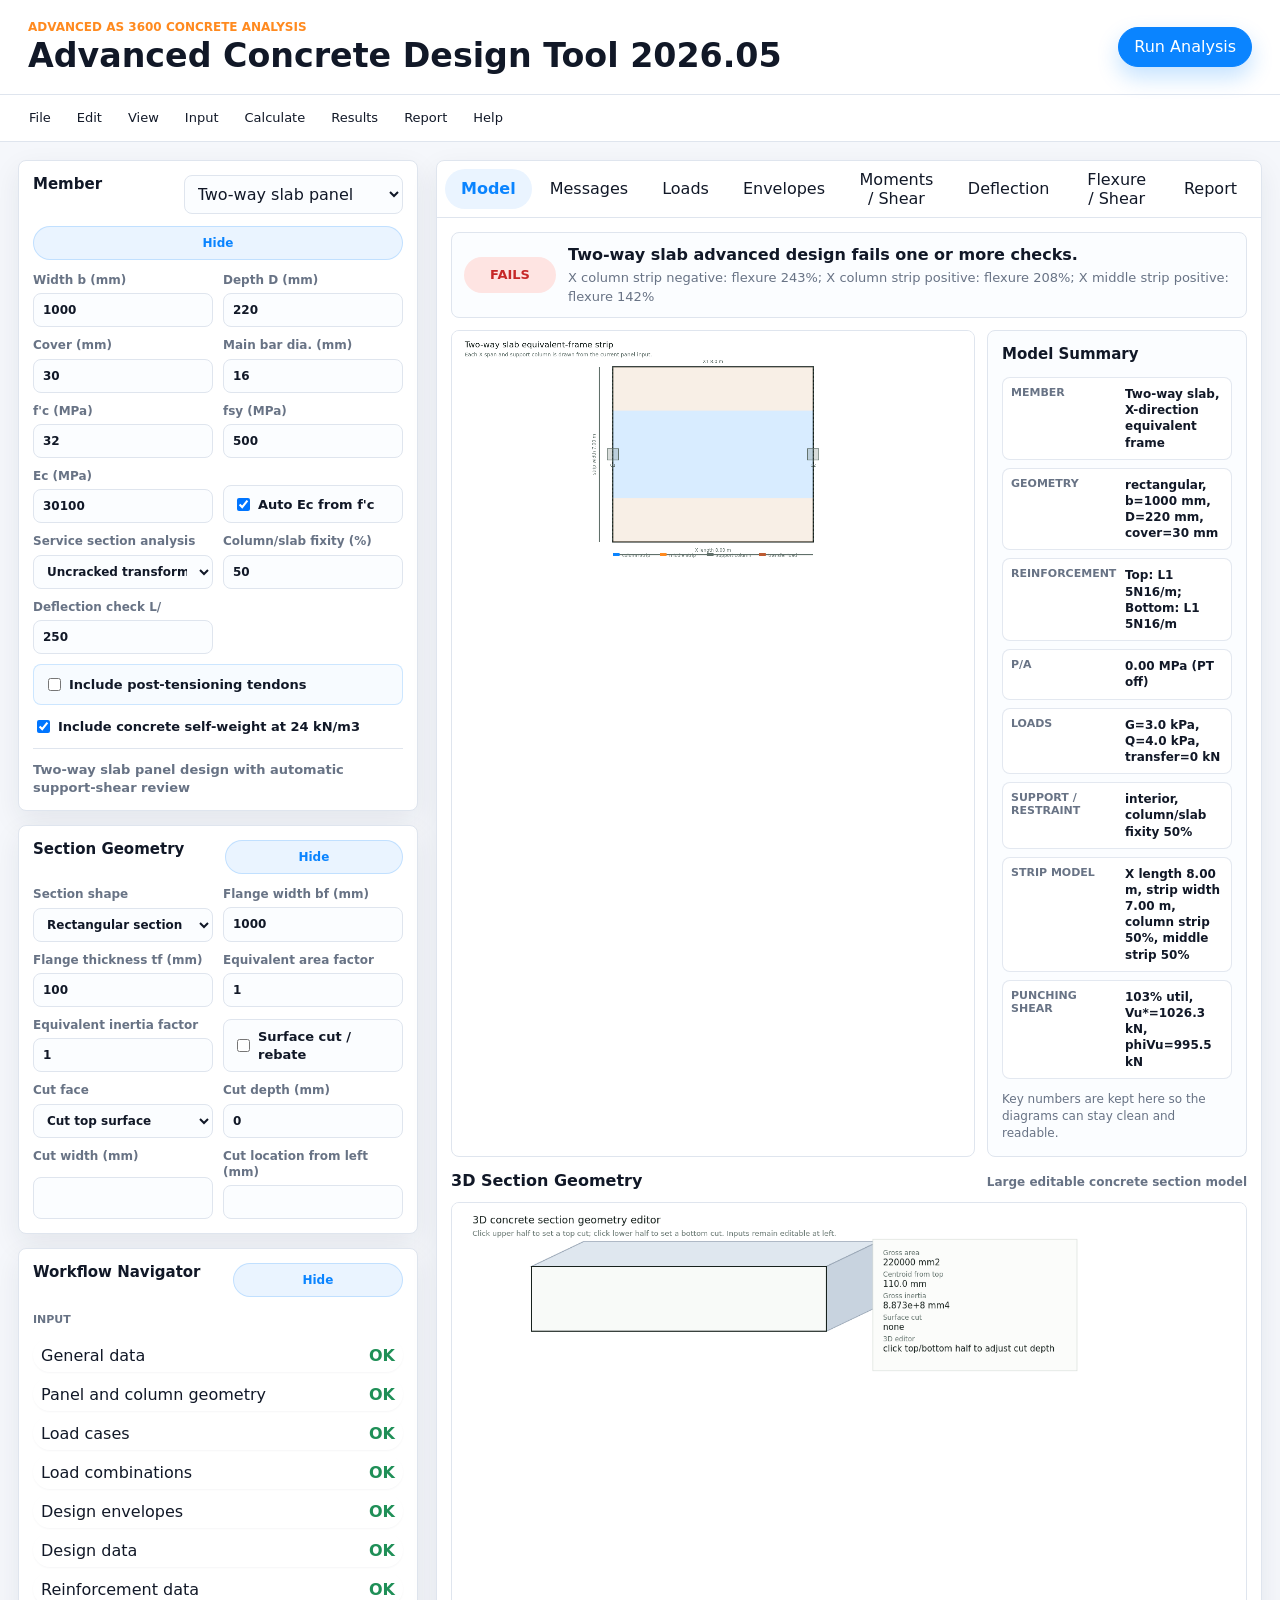
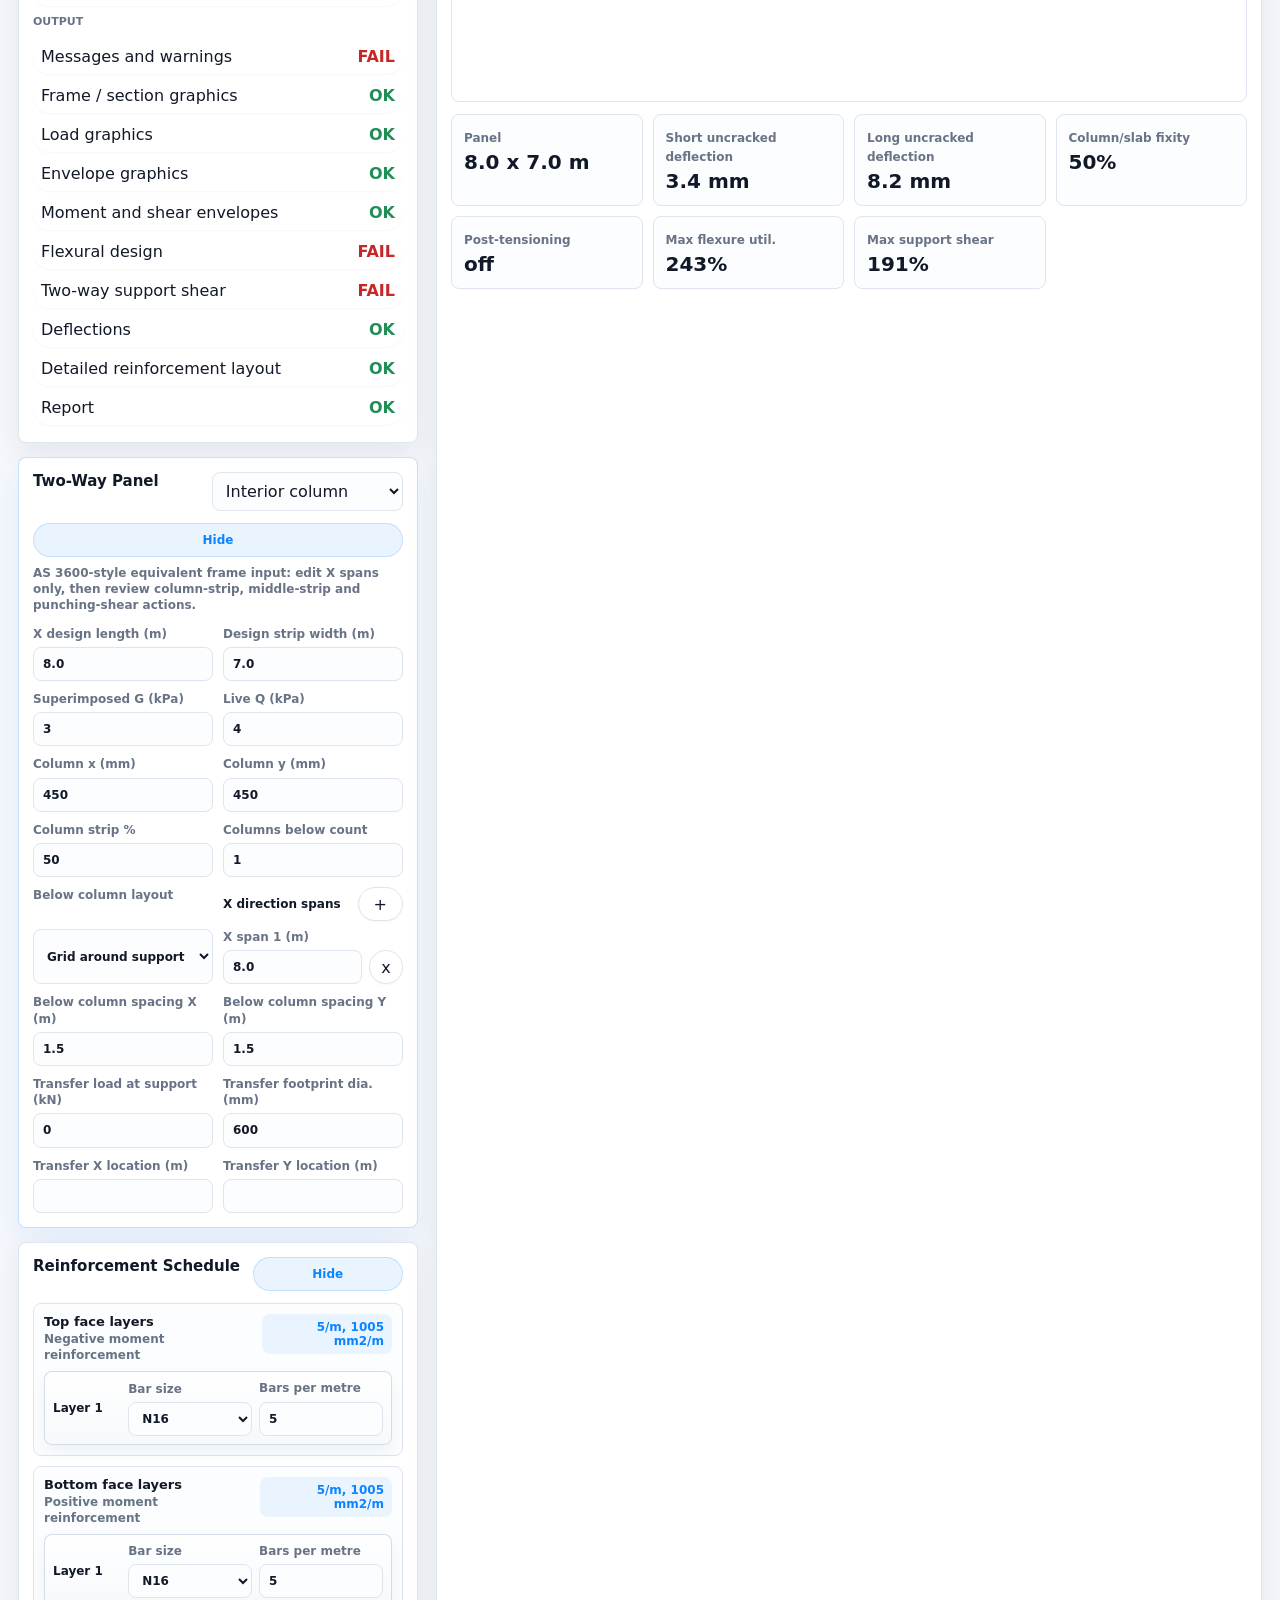
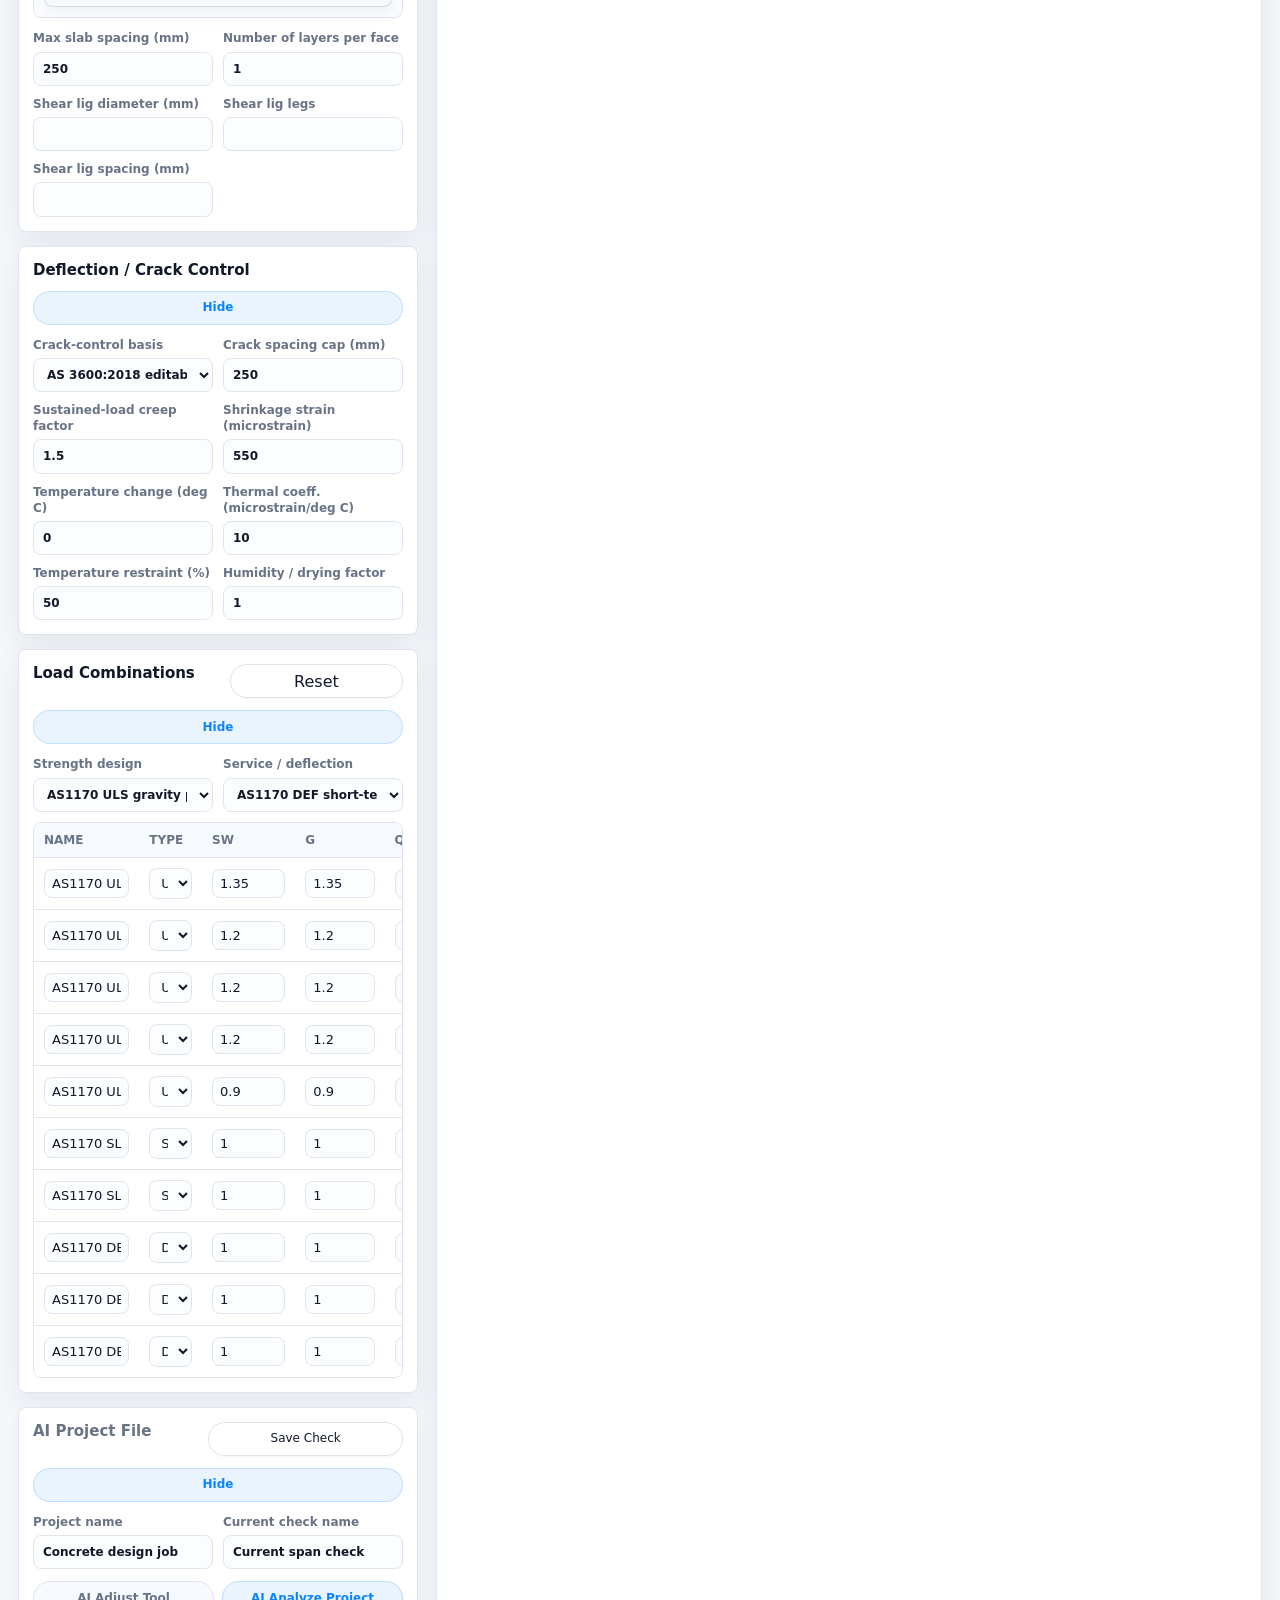
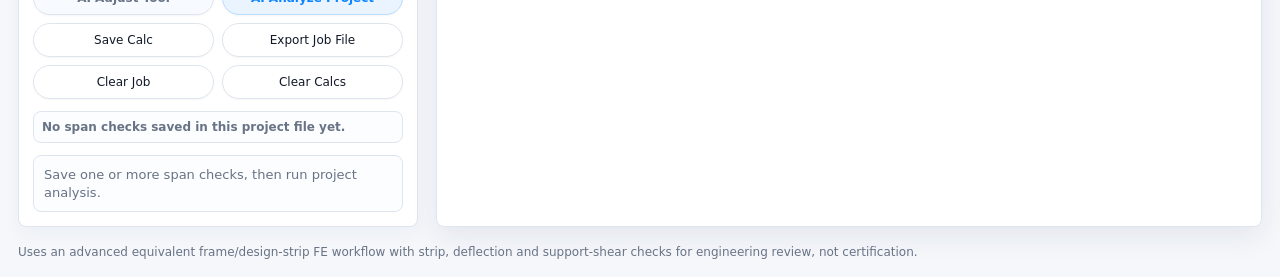
<file: index.html>
<!doctype html>
<html lang="en">
  <head>
    <meta charset="utf-8" />
    <meta name="viewport" content="width=device-width, initial-scale=1" />
    <title>Advanced Concrete Design Tool 2026.05</title>
    <link rel="stylesheet" href="styles.css?v=20260520-ui-cleanup" />
    <link rel="stylesheet" href="model-cleanup.css?v=20260520-model-cleanup" />
    <link rel="stylesheet" href="input-polish.css?v=20260520-input-polish" />
  </head>
  <body>
    <header class="app-header">
      <div>
        <p class="eyebrow">Advanced AS 3600 concrete analysis</p>
        <h1>Advanced Concrete Design Tool 2026.05</h1>
      </div>
      <div class="header-actions">
        <button id="runAnalysisBtn" class="primary" type="button">Run Analysis</button>
      </div>
    </header>

    <nav class="menu-bar" aria-label="Application menu">
      <button type="button" class="menu-command" data-menu-command="file">File</button>
      <button type="button" class="menu-command" data-menu-command="edit">Edit</button>
      <button type="button" class="menu-command" data-menu-command="view">View</button>
      <button type="button" class="menu-command" data-menu-command="input">Input</button>
      <button type="button" id="calculateBtn">Calculate</button>
      <button type="button" class="menu-action" data-view="actions">Results</button>
      <button type="button" class="menu-action" data-view="report">Report</button>
      <button type="button" class="menu-action" data-view="messages">Help</button>
    </nav>
    <div id="menuDropdown" class="menu-dropdown" hidden></div>

    <main class="workspace">
      <aside class="input-panel">
        <section id="memberSection">
          <div class="section-title">
            <h2>Member</h2>
            <select id="memberType">
              <option value="twoWay">Two-way slab panel</option>
              <option value="slab">One-way slab strip</option>
              <option value="beam">Beam</option>
            </select>
          </div>
          <div class="grid two">
            <label>Width b (mm)<input id="width" type="number" min="100" step="10" /></label>
            <label>Depth D (mm)<input id="depth" type="number" min="80" step="10" /></label>
            <label>Cover (mm)<input id="cover" type="number" min="10" step="5" /></label>
            <label>Main bar dia. (mm)<input id="barDia" type="number" min="8" step="1" /></label>
            <label>f'c (MPa)<input id="fc" type="number" min="20" step="5" /></label>
            <label>fsy (MPa)<input id="fsy" type="number" min="250" step="10" /></label>
            <label>Ec (MPa)<input id="ec" type="number" min="15000" step="500" /></label>
            <label class="check inline-check"><input id="ecAuto" type="checkbox" /> Auto Ec from f'c</label>
            <label class="compat-control">FE elements/span<input id="elementsPerSpan" type="number" min="1" max="40" step="1" /></label>
            <label>Service section analysis
              <select id="sectionAnalysisMode">
                <option value="uncracked">Uncracked transformed section</option>
                <option value="cracked">Cracked transformed section</option>
              </select>
            </label>
            <label>Column/slab fixity (%)<input id="columnFixity" type="number" min="0" max="100" step="5" /></label>
            <label>Deflection check L/<input id="deflectionRatio" type="number" min="100" step="10" /></label>
            <label class="compat-control">Compression stress check<input id="stressCompFactor" type="number" min="0.1" step="0.05" /></label>
            <label class="compat-control">Tension stress check<input id="stressTensFactor" type="number" min="0" step="0.05" /></label>
          </div>
          <label class="check pt-member-toggle"><input id="ptEnabled" type="checkbox" /> Include post-tensioning tendons</label>
          <label class="check"><input id="selfWeight" type="checkbox" /> Include concrete self-weight at 24 kN/m3</label>
          <div class="member-actions">
            <span id="memberContextLabel">Two-way slab panel design</span>
          </div>
        </section>

        <section id="sectionGeometrySection">
          <div class="section-title">
            <h2>Section Geometry</h2>
          </div>
          <div class="grid two">
            <label>Section shape
              <select id="sectionShape">
                <option value="rect">Rectangular section</option>
                <option value="tTop">T section, flange up</option>
                <option value="tBottom">T section, flange down</option>
                <option value="lTopLeft">L section, flange up left</option>
                <option value="lTopRight">L section, flange up right</option>
                <option value="lBottomLeft">L section, flange down left</option>
                <option value="lBottomRight">L section, flange down right</option>
                <option value="irregular">Irregular equivalent</option>
              </select>
            </label>
            <label>Flange width bf (mm)<input id="flangeWidth" type="number" min="100" step="25" /></label>
            <label>Flange thickness tf (mm)<input id="flangeThickness" type="number" min="0" step="5" /></label>
            <label>Equivalent area factor<input id="sectionAreaFactor" type="number" min="0.1" max="3" step="0.05" /></label>
            <label>Equivalent inertia factor<input id="sectionInertiaFactor" type="number" min="0.1" max="5" step="0.05" /></label>
            <label class="check inline-check"><input id="surfaceCutEnabled" type="checkbox" /> Surface cut / rebate</label>
            <label>Cut face
              <select id="surfaceCutFace">
                <option value="top">Cut top surface</option>
                <option value="bottom">Cut bottom surface</option>
              </select>
            </label>
            <label>Cut depth (mm)<input id="surfaceCutDepth" type="number" min="0" step="5" /></label>
            <label>Cut width (mm)<input id="surfaceCutWidth" type="number" min="0" step="25" /></label>
            <label>Cut location from left (mm)<input id="surfaceCutOffset" type="number" min="0" step="25" /></label>
          </div>
        </section>

        <section id="workflowSection" class="workflow-section">
          <div class="section-title">
            <h2>Workflow Navigator</h2>
            <button id="workflowToggleBtn" class="compact-toggle" type="button" aria-expanded="true" aria-controls="workflowTree">Hide</button>
          </div>
          <div id="workflowTree" class="workflow-tree"></div>
        </section>

        <section id="aiProjectSection">
          <div class="section-title">
            <h2>AI Project File</h2>
            <button id="saveProjectCheckBtn" type="button" title="Save current analysis into the project file">Save Check</button>
          </div>
          <div class="grid two">
            <label>Project name<input id="projectName" type="text" /></label>
            <label>Current check name<input id="projectCheckName" type="text" /></label>
          </div>
          <div class="ai-actions">
            <button id="aiProjectAdjustBtn" class="ai-button" type="button">AI Adjust Tool</button>
            <button id="aiAnalyzeProjectBtn" class="secondary" type="button">AI Analyze Project</button>
            <button id="saveCalcLibraryBtn" type="button">Save Calc</button>
            <button id="exportProjectBtn" type="button">Export Job File</button>
            <button id="clearProjectBtn" type="button">Clear Job</button>
            <button id="clearCalcLibraryBtn" type="button">Clear Calcs</button>
          </div>
          <div id="projectCheckList" class="project-check-list"></div>
          <div id="aiRecommendations" class="ai-recommendations">Save one or more span checks, then run project analysis.</div>
        </section>

        <section id="twoWayPanelSection" class="member-layout-panel" data-member-section="twoWay">
          <div class="section-title">
            <h2>Two-Way Panel</h2>
            <select id="supportType">
              <option value="interior">Interior column</option>
              <option value="edge">Edge column</option>
              <option value="corner">Corner column</option>
            </select>
          </div>
          <div class="grid two">
            <label>X design length (m)<input id="panelX" type="number" min="1" step="0.1" /></label>
            <label>Design strip width (m)<input id="panelY" type="number" min="1" step="0.1" /></label>
            <label>Superimposed G (kPa)<input id="areaG" type="number" min="0" step="0.1" /></label>
            <label>Live Q (kPa)<input id="areaQ" type="number" min="0" step="0.1" /></label>
            <label>Column x (mm)<input id="columnX" type="number" min="100" step="25" /></label>
            <label>Column y (mm)<input id="columnY" type="number" min="100" step="25" /></label>
            <label>Column strip %<input id="columnStripPercent" type="number" min="20" max="80" step="5" /></label>
            <label class="compat-control">Plate grid<input id="plateGrid" type="number" min="8" max="32" step="2" /></label>
            <label>Columns below count<input id="columnsBelowCount" type="number" min="1" max="9" step="1" /></label>
            <label>Below column layout
              <select id="columnsBelowLayout">
                <option value="grid">Grid around support</option>
                <option value="lineX">Line along X</option>
                <option value="lineY">Line along Y</option>
              </select>
            </label>
            <div class="span-editor two-way-span-editor two-way-x-editor">
              <div class="span-editor-head">
                <h3>X direction spans</h3>
                <button id="addPanelXSpanBtn" type="button" title="Add X span">+</button>
              </div>
              <div id="panelXSpans" class="rows compact-rows"></div>
            </div>
            <div class="span-editor two-way-span-editor compat-control two-way-y-editor">
              <div class="span-editor-head">
                <h3>Y direction spans</h3>
                <button id="addPanelYSpanBtn" type="button" title="Add Y span">+</button>
              </div>
              <div id="panelYSpans" class="rows compact-rows"></div>
            </div>
            <label>Below column spacing X (m)<input id="columnsBelowSpacingX" type="number" min="0" step="0.1" /></label>
            <label>Below column spacing Y (m)<input id="columnsBelowSpacingY" type="number" min="0" step="0.1" /></label>
            <label>Transfer load at support (kN)<input id="transferLoadKn" type="number" min="0" step="10" /></label>
            <label>Transfer footprint dia. (mm)<input id="transferFootprint" type="number" min="100" step="25" /></label>
            <label>Transfer X location (m)<input id="transferX" type="number" min="0" step="0.1" /></label>
            <label>Transfer Y location (m)<input id="transferY" type="number" min="0" step="0.1" /></label>
          </div>
        </section>

        <section id="spanInputSection" class="member-layout-panel" data-member-section="line">
          <div class="section-title">
            <h2 id="spanSectionTitle">One-Way Panel Input</h2>
            <button id="addSpanBtn" type="button" title="Add span">+</button>
          </div>
          <p id="spanSectionHint" class="section-hint">Use span lengths and line loads for beam or one-way slab strip analysis.</p>
          <div id="spans" class="rows"></div>
          <div class="fixity-heading">
            <h3>Support / Column Fixity</h3>
            <span>0% pinned rotation, 100% near fixed column restraint</span>
          </div>
          <div id="supportFixities" class="support-fixity-grid"></div>
        </section>

        <section id="reinforcementSection">
          <div class="section-title">
            <h2>Reinforcement Schedule</h2>
          </div>
          <div class="reo-picker">
            <div class="reo-group">
              <div class="reo-group-head">
                <div>
                  <h3>Top face layers</h3>
                  <span>Negative moment reinforcement</span>
                </div>
                <b id="topReoSummary">-</b>
              </div>
              <div id="topLayerRows" class="reo-layer-rows"></div>
            </div>
            <div class="reo-group">
              <div class="reo-group-head">
                <div>
                  <h3>Bottom face layers</h3>
                  <span>Positive moment reinforcement</span>
                </div>
                <b id="bottomReoSummary">-</b>
              </div>
              <div id="bottomLayerRows" class="reo-layer-rows"></div>
            </div>
          </div>
          <div class="grid two reo-settings">
            <label>Max slab spacing (mm)<input id="maxSpacing" type="number" min="100" step="25" /></label>
            <label>Number of layers per face<input id="layers" type="number" min="1" max="3" step="1" /></label>
            <label data-beam-only="true">Shear lig diameter (mm)<input id="shearLigDia" type="number" min="6" step="1" /></label>
            <label data-beam-only="true">Shear lig legs<input id="shearLigLegs" type="number" min="2" max="8" step="1" /></label>
            <label data-beam-only="true">Shear lig spacing (mm)<input id="shearLigSpacing" type="number" min="50" step="25" /></label>
          </div>
          <div class="compat-inputs" hidden>
            <input id="topLayerBars" value="N16" />
            <input id="bottomLayerBars" value="N16" />
            <input id="topBarsPerM" type="number" min="1" max="30" step="0.5" />
            <input id="bottomBarsPerM" type="number" min="1" max="30" step="0.5" />
          </div>
          <div class="canvas-wrap input-section-canvas">
            <canvas id="inputSectionCanvas" width="1200" height="420"></canvas>
          </div>
        </section>

        <section id="postTensioningSection">
          <div class="section-title">
            <h2>Post-Tensioning Force</h2>
          </div>
          <div class="pt-enabled-placeholder"></div>
          <div class="grid two">
            <label>Force input method
              <select id="ptForceMode">
                <option value="tendons">Tendon count and force</option>
                <option value="pa">Target effective P/A</option>
              </select>
            </label>
            <label>Effective P/A target (MPa)<input id="ptTargetPA" type="number" min="0" step="0.05" /></label>
            <label>Tendons per m / beam count<input id="ptTendonCount" type="number" min="0" step="0.5" /></label>
            <label>Jacking force/tendon (kN)<input id="ptForce" type="number" min="0" step="5" /></label>
            <label>Long-term losses (%)<input id="ptLossPercent" type="number" min="0" max="60" step="1" /></label>
            <label>Strand area/tendon (mm2)<input id="ptStrandArea" type="number" min="0" step="10" /></label>
            <label>Balance service load (%)<input id="ptBalanceTarget" type="number" min="0" max="150" step="5" /></label>
          </div>
          <div class="pt-tool-actions">
            <button id="ptSetBalanceBtn" class="secondary" type="button">Set P/A From Balance</button>
            <span id="ptForceSummary">P/A not active.</span>
          </div>
        </section>

        <section id="ptProfileSection">
          <div class="section-title">
            <h2>PT Tendon Section Profile</h2>
          </div>
          <div class="grid two">
            <label>Profile datum
              <select id="ptProfileDatum">
                <option value="top">Distance from top face</option>
                <option value="soffit">Height above soffit</option>
              </select>
            </label>
            <label>Profile shape
              <select id="ptProfileShape">
                <option value="parabolic">Reverse parabola</option>
                <option value="straight">Straight between control points</option>
              </select>
            </label>
            <label>Top cover to duct (mm)<input id="ptTopCover" type="number" min="0" step="5" /></label>
            <label>Bottom cover to duct (mm)<input id="ptBottomCover" type="number" min="0" step="5" /></label>
            <label>Duct / tendon OD (mm)<input id="ptDuctDiameter" type="number" min="0" step="1" /></label>
            <label>Anchorage / end height (mm)<input id="ptAnchorHeight" type="number" min="0" step="5" /></label>
          </div>
          <div class="pt-profile-heading">
            <h3>Tendon High / Low Points</h3>
            <span id="ptProfileHint">High points are over supports; low points are near span sag points. Values follow the selected datum.</span>
          </div>
          <div class="pt-tool-actions">
            <button id="ptAutoProfileBtn" type="button">Auto Drape</button>
          </div>
          <div id="ptProfileRows" class="pt-profile-grid"></div>
          <div id="ptProfileSummary" class="pt-profile-summary"></div>
        </section>

        <section id="deflectionParameterSection">
          <div class="section-title">
            <h2>Deflection / Crack Control</h2>
          </div>
          <div class="grid two">
            <label>Crack-control basis
              <select id="crackControlMode">
                <option value="as3600">AS 3600:2018 editable parameters</option>
                <option value="project">Project override</option>
              </select>
            </label>
            <label>Crack spacing cap (mm)<input id="crackMaxSpacing" type="number" min="75" step="25" /></label>
            <label>Sustained-load creep factor<input id="creepFactor" type="number" min="0" max="4" step="0.05" /></label>
            <label>Shrinkage strain (microstrain)<input id="shrinkageStrain" type="number" min="0" step="25" /></label>
            <label>Temperature change (deg C)<input id="temperatureDelta" type="number" step="1" /></label>
            <label>Thermal coeff. (microstrain/deg C)<input id="thermalCoeff" type="number" min="0" step="0.5" /></label>
            <label>Temperature restraint (%)<input id="temperatureRestraint" type="number" min="0" max="100" step="5" /></label>
            <label>Humidity / drying factor<input id="humidityFactor" type="number" min="0.2" max="2" step="0.05" /></label>
          </div>
        </section>

        <section>
          <div class="section-title">
            <h2>Load Combinations</h2>
            <button id="resetCombosBtn" type="button" title="Restore default combinations">Reset</button>
          </div>
          <div class="combo-selects">
            <label>Strength design<select id="strengthCombo"></select></label>
            <label>Service / deflection<select id="serviceCombo"></select></label>
          </div>
          <div class="mini-table">
            <table>
              <thead>
                <tr>
                  <th>Name</th>
                  <th>Type</th>
                  <th>SW</th>
                  <th>G</th>
                  <th>Q</th>
                  <th>Pattern</th>
                </tr>
              </thead>
              <tbody id="comboRows"></tbody>
            </table>
          </div>
        </section>
      </aside>

      <section class="output-panel">
        <nav class="tabs" aria-label="Results views">
          <button class="tab active" data-view="model">Model</button>
          <button class="tab" data-view="messages">Messages</button>
          <button class="tab" data-view="loads">Loads</button>
          <button class="tab" data-view="envelopes">Envelopes</button>
          <button class="tab" data-view="actions">Moments / Shear</button>
          <button class="tab" data-view="limits">Deflection</button>
          <button class="tab" data-view="design">Flexure / Shear</button>
          <button class="tab" data-view="report">Report</button>
        </nav>

        <div class="view active" id="view-model">
          <div class="output-layout">
            <div class="model-main-column">
          <div id="designStatus" class="status-banner"></div>
          <div class="model-overview-grid">
            <div class="canvas-wrap model-canvas-wrap">
              <canvas id="modelCanvas" width="1400" height="660"></canvas>
            </div>
            <aside id="modelInfoPanel" class="model-info-panel"></aside>
          </div>
          <div class="model-subhead">
            <h3>PT Tendon Profile</h3>
            <span>Large editable tendon diagram, linked to the post-tensioning controls</span>
          </div>
          <div class="canvas-wrap pt-profile-canvas model-pt-canvas">
            <canvas id="ptProfileCanvas" width="1400" height="620"></canvas>
          </div>
          <div class="model-subhead">
            <h3>3D Section Geometry</h3>
            <span>Large editable concrete section model</span>
          </div>
          <div class="canvas-wrap geometry-canvas model-geometry-canvas">
            <canvas id="geometry3dCanvas" width="1400" height="720"></canvas>
          </div>
          <div class="summary-grid" id="summary"></div>
            </div>
            <aside class="result-tree" id="resultTree" hidden></aside>
          </div>
        </div>

        <div class="view" id="view-messages">
          <div id="messageWindow" class="message-window"></div>
        </div>

        <div class="view" id="view-loads">
          <div class="canvas-wrap loads-canvas">
            <canvas id="loadCanvas" width="1200" height="420"></canvas>
          </div>
          <div class="table-wrap">
            <table>
              <thead>
                <tr>
                  <th>Combination</th>
                  <th>Combination type</th>
                  <th>Formula</th>
                  <th>Max M</th>
                  <th>Max V</th>
                  <th>Max deflection</th>
                </tr>
              </thead>
              <tbody id="loadRows"></tbody>
            </table>
          </div>
        </div>

        <div class="view" id="view-envelopes">
          <div class="canvas-wrap tall">
            <canvas id="envelopeCanvas" width="1200" height="760"></canvas>
          </div>
          <div class="table-wrap envelope-table">
            <table>
              <thead>
                <tr>
                  <th>Envelope</th>
                  <th>Location</th>
                  <th>Value</th>
                  <th>Governing combination / case</th>
                  <th>Use in design</th>
                </tr>
              </thead>
              <tbody id="envelopeRows"></tbody>
            </table>
          </div>
        </div>

        <div class="view" id="view-actions">
          <div class="canvas-wrap tall">
            <canvas id="diagramCanvas" width="1200" height="720"></canvas>
          </div>
        </div>

        <div class="view" id="view-limits">
          <div class="summary-grid deflection-summary" id="deflectionSummary"></div>
          <div class="canvas-wrap tall">
            <canvas id="limitCanvas" width="1200" height="760"></canvas>
          </div>
        </div>

        <div class="view" id="view-design">
          <div class="design-stack">
            <div class="canvas-wrap section-canvas">
              <canvas id="sectionCanvas" width="1200" height="420"></canvas>
            </div>
          <div class="table-wrap">
            <table>
              <thead>
                <tr>
                  <th>Zone</th>
                  <th>Location</th>
                  <th>Mu*</th>
                  <th>phi Mu</th>
                  <th>As req.</th>
                  <th>Provided</th>
                  <th>Util.</th>
                  <th>Check</th>
                </tr>
              </thead>
              <tbody id="designRows"></tbody>
            </table>
          </div>
          </div>
        </div>

        <div class="view" id="view-report">
          <textarea id="report" readonly></textarea>
        </div>
      </section>
    </main>

    <footer>
      Uses an advanced equivalent frame/design-strip FE workflow with strip, deflection and support-shear checks for engineering review, not certification.
    </footer>

    <script>
      window.addEventListener("error", (event) => {
        const status = document.getElementById("designStatus");
        if (!status) return;
        status.className = "status-banner fail";
        status.innerHTML = `<div class="status-mark">ERROR</div><div class="status-copy"><b>Application script error.</b><span>${event.message}</span></div>`;
      });
    </script>
    <script src="app.js?v=20260520-ui-cleanup2"></script>
    <script src="ui-fixes.js?v=20260520-ui-cleanup"></script>
    <script src="model-cleanup.js?v=20260520-model-cleanup"></script>
    <script src="line-transfer.js?v=20260520-input-polish"></script>
  </body>
</html>
</file>
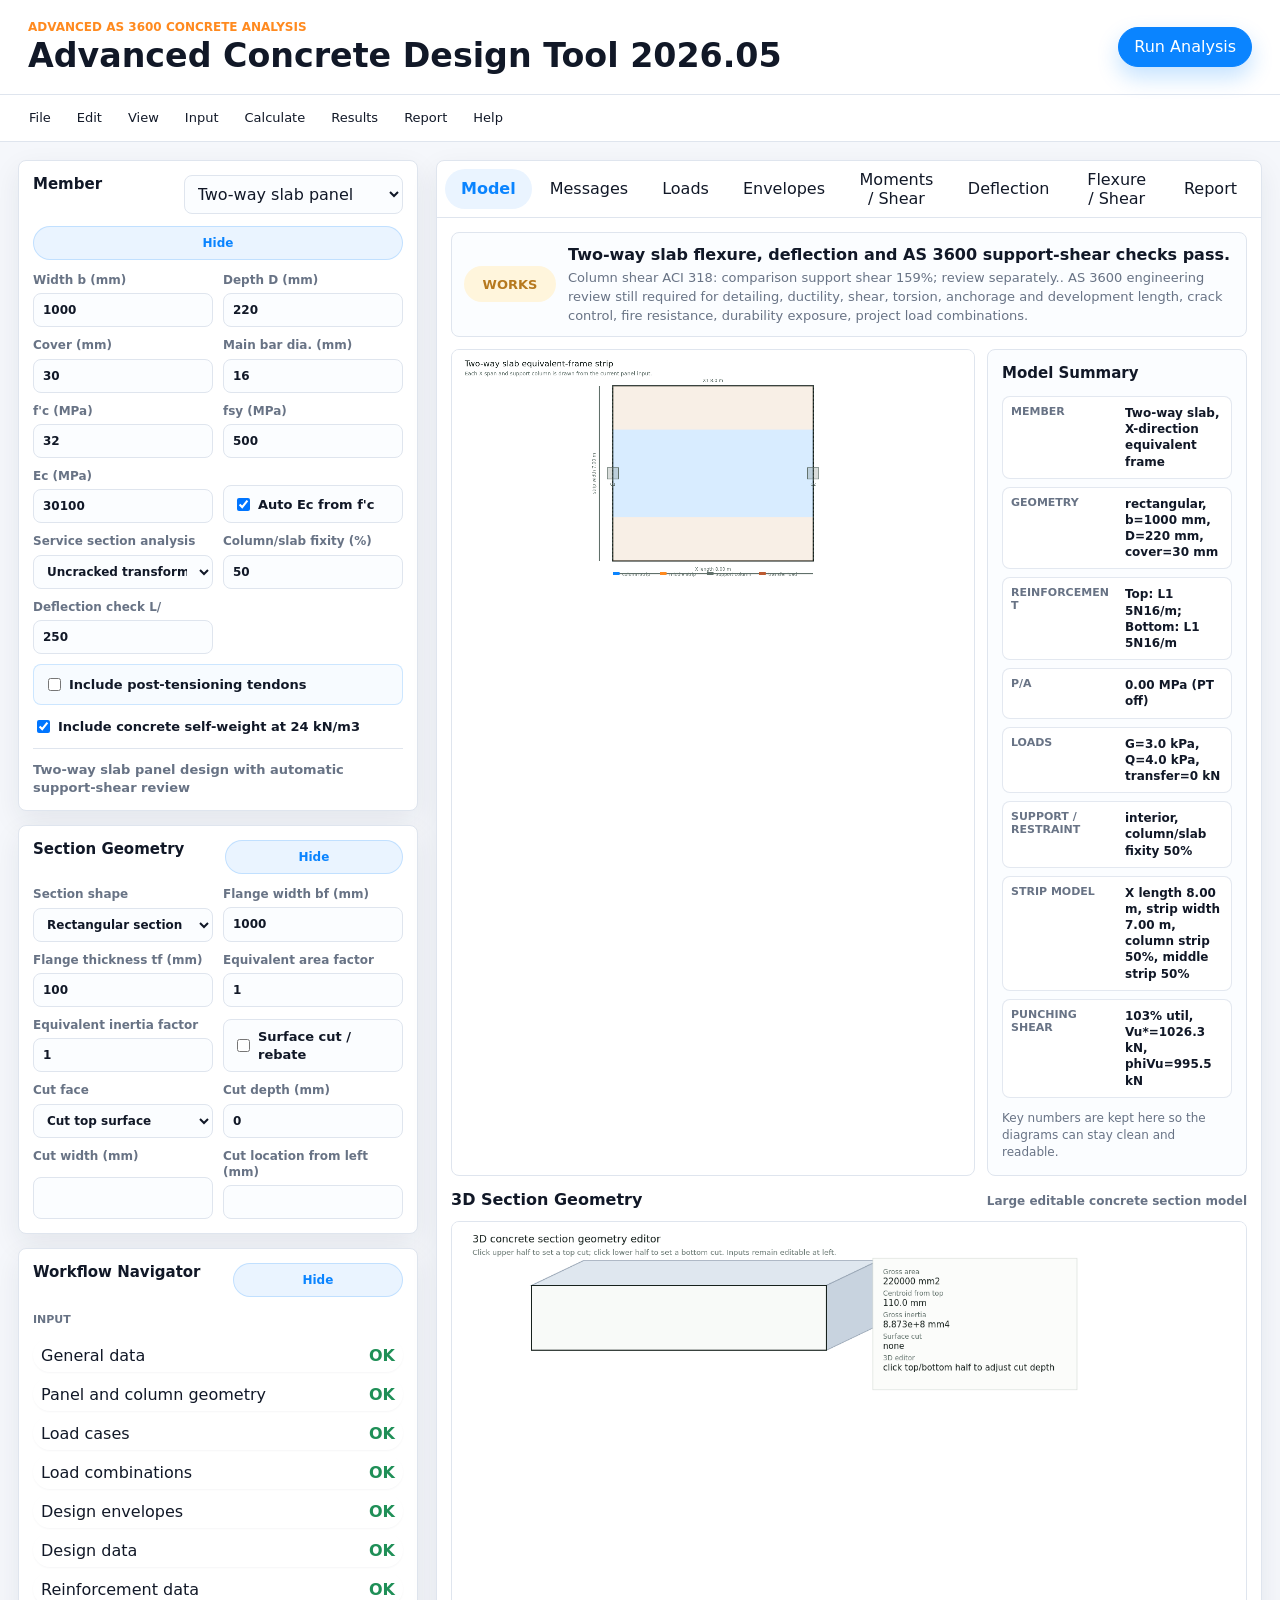
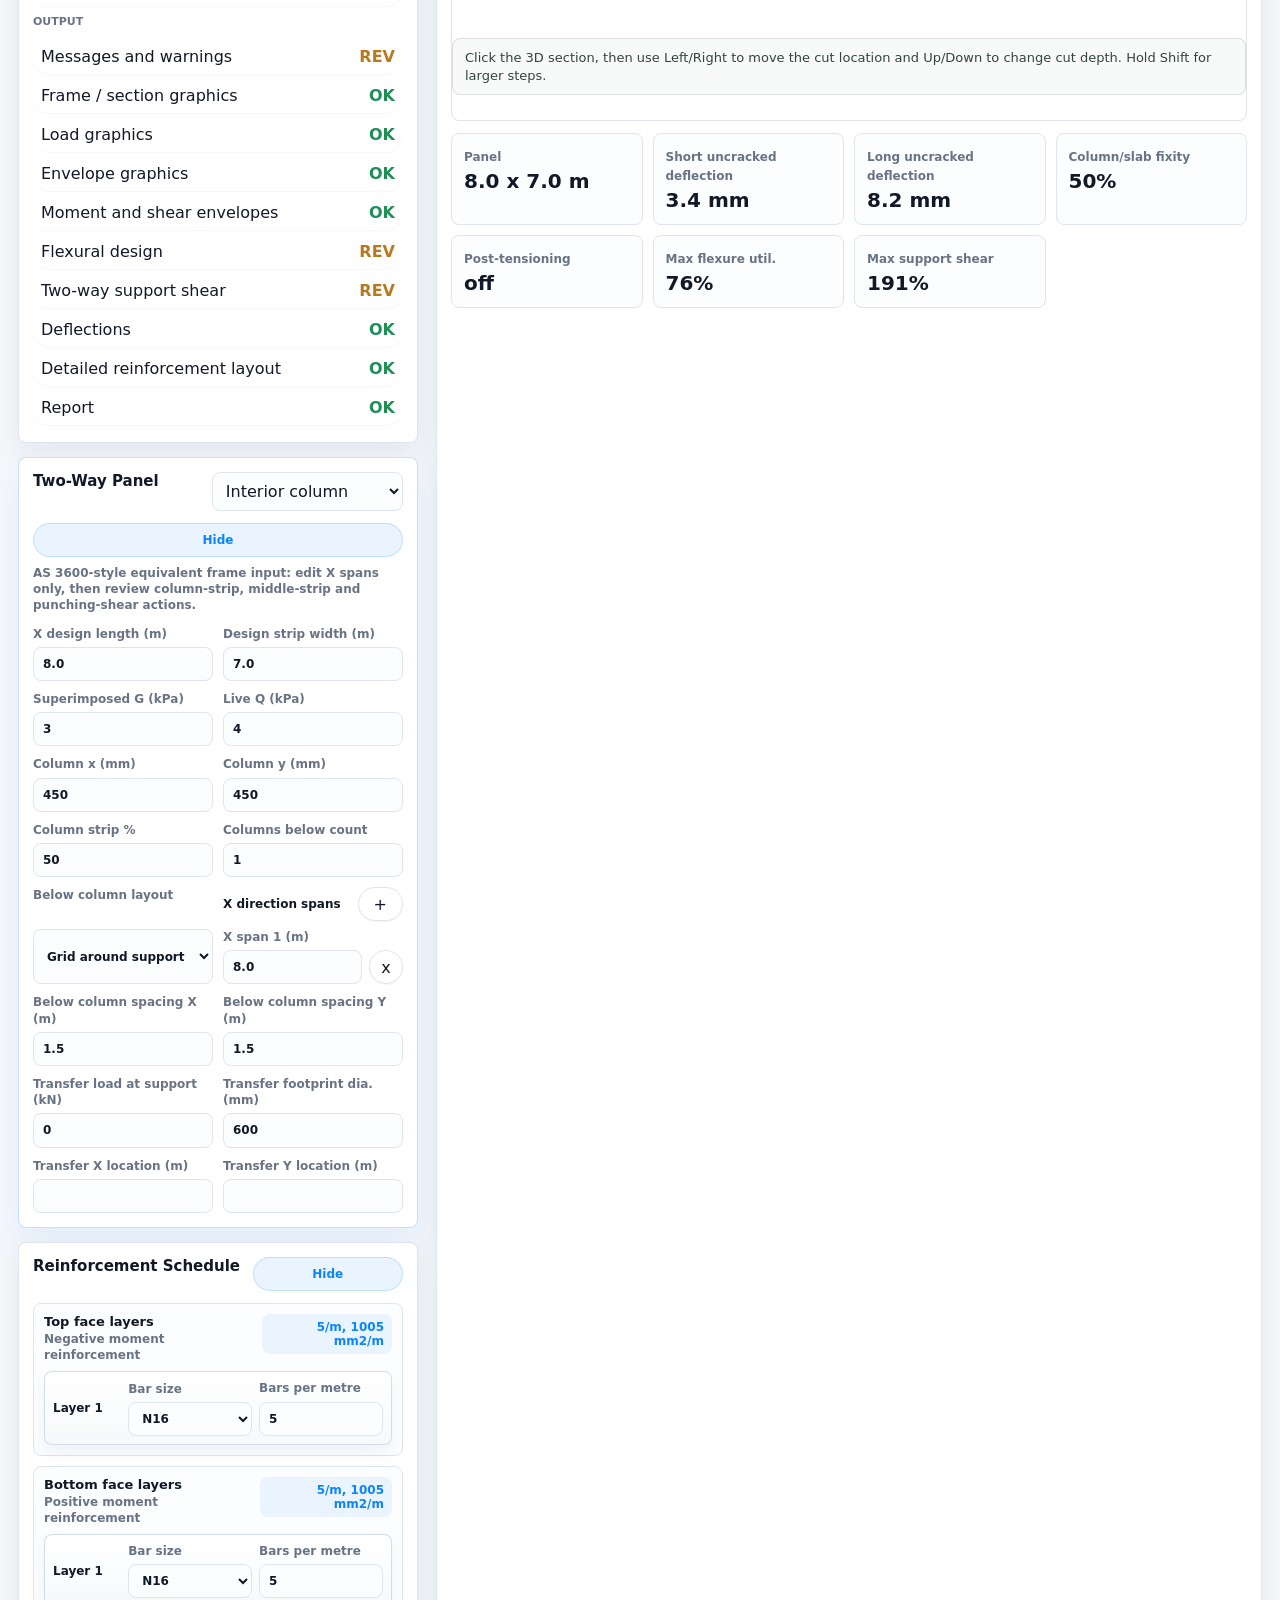
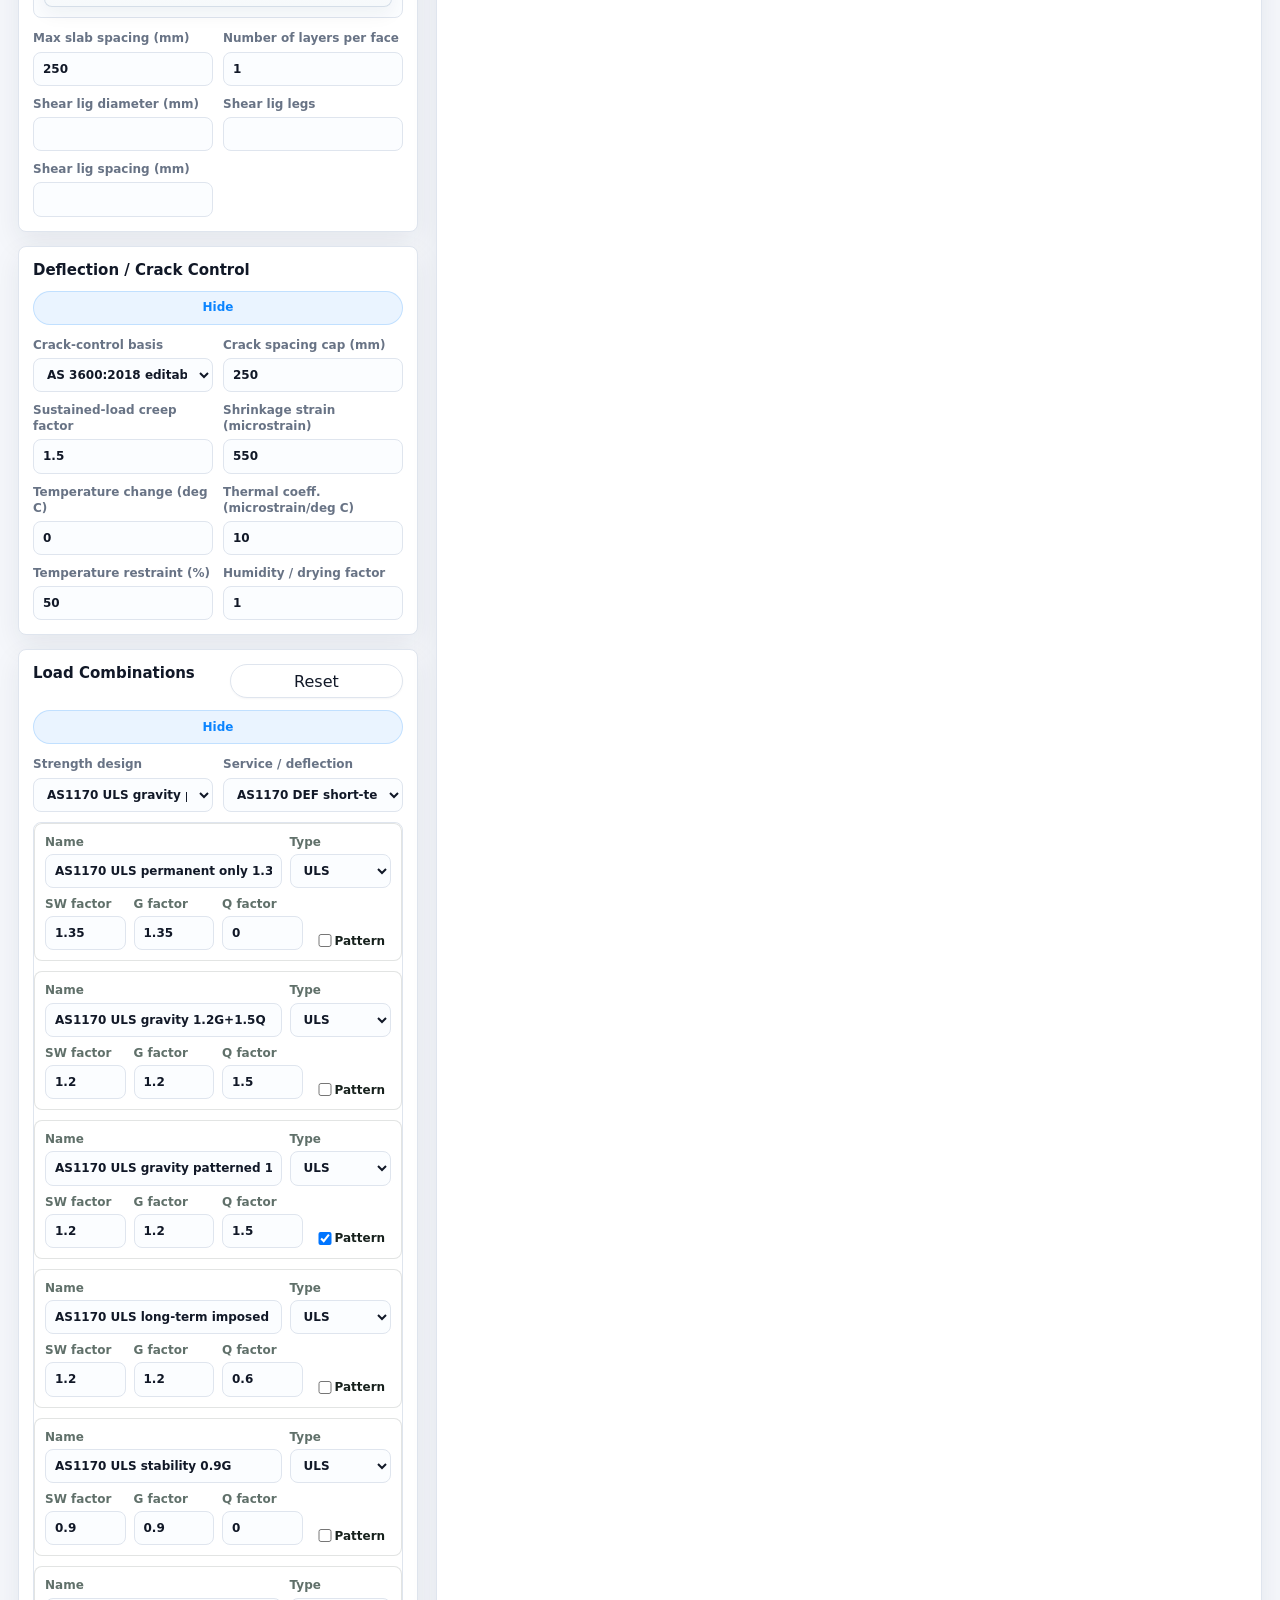
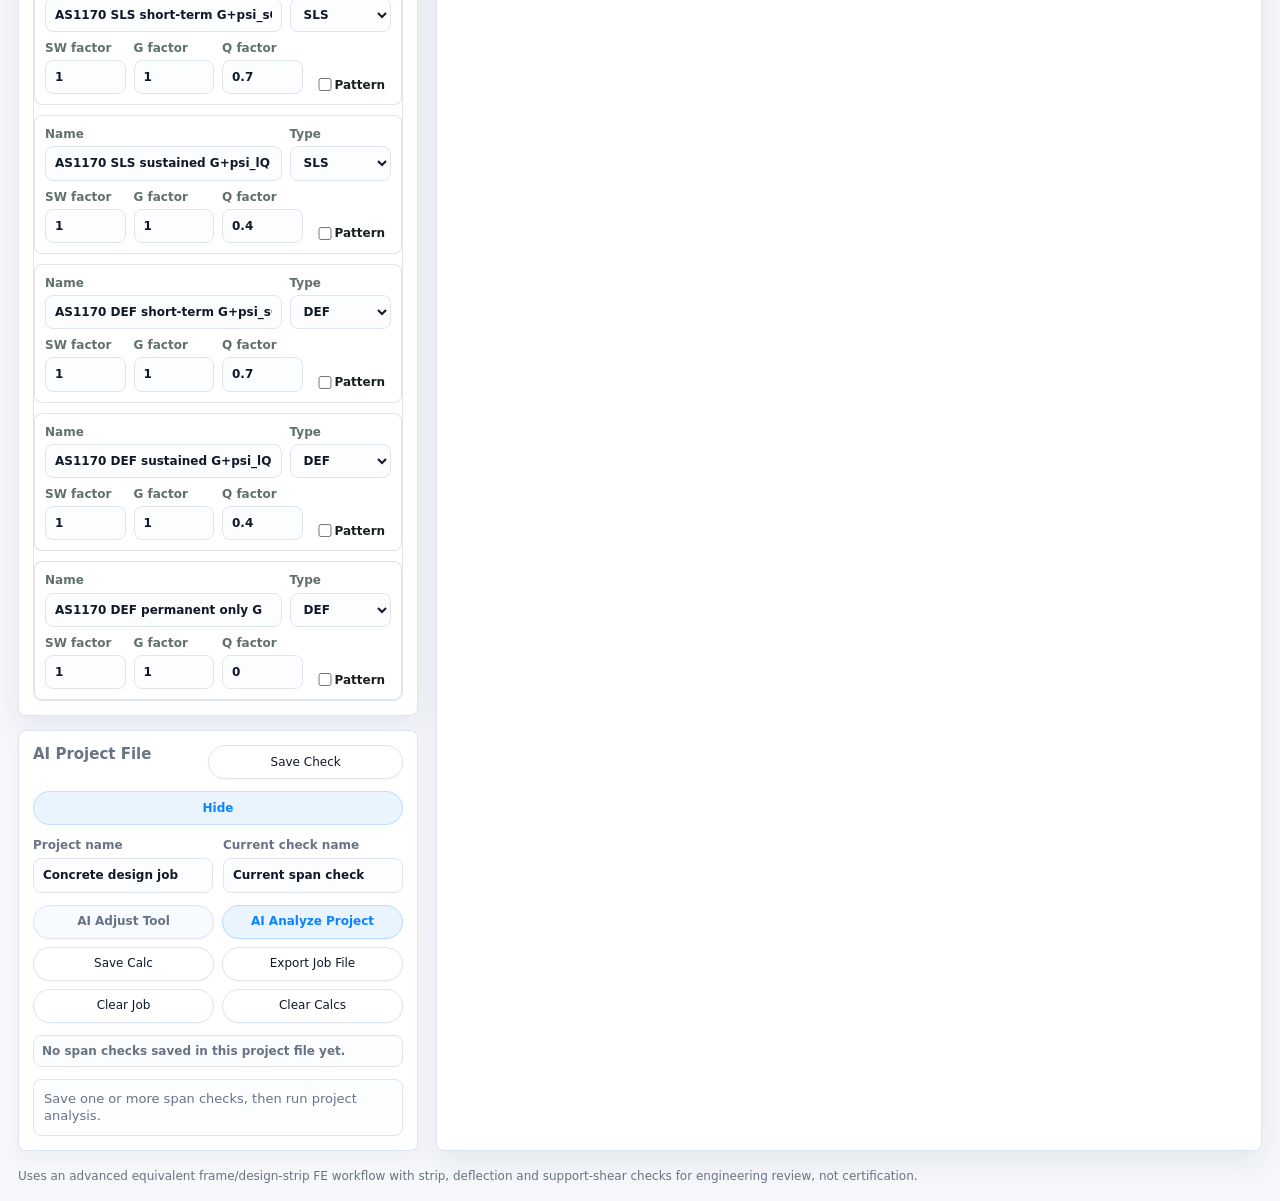
<file: latest-revision-20260527-twoway-review.html>
<!doctype html>
<html lang="en">
<head>
  <meta charset="utf-8" />
  <meta name="viewport" content="width=device-width, initial-scale=1" />
  <title>Advanced Concrete Design Tool - Two-way Review Fix</title>
  <style>
    html,body{margin:0;min-height:100%;background:#f4f7f5;color:#17211d;font-family:system-ui,Segoe UI,Arial,sans-serif}.loading{min-height:100vh;display:grid;place-items:center;padding:24px;text-align:center}.loading b{color:#126b63}
  </style>
</head>
<body>
  <div class="loading"><div><b>Loading two-way review fix...</b><br />Opening the latest concrete design tool revision.</div></div>
  <script>
    (async function(){
      const key='20260527-twoway-review-v1';
      const res=await fetch('index.html?fresh='+key,{cache:'no-store'});
      if(!res.ok) throw new Error('Could not load index.html: '+res.status);
      const parsed=new DOMParser().parseFromString(await res.text(),'text/html');
      const scripts=[...parsed.scripts];
      scripts.forEach(s=>s.remove());
      document.head.innerHTML=parsed.head.innerHTML;
      document.body.innerHTML=parsed.body.innerHTML;
      [...document.querySelectorAll('link[rel="stylesheet"]')].forEach(l=>{l.href=bust(l.getAttribute('href')||'',key)});
      for(const old of scripts) await loadScript(old,key);
      await loadOptional('analysis-manual-fixes.js',key);
      applyTwoWayPatch();
      try{ if(typeof safeRun==='function') safeRun(); }catch{}
      window.__twoWayReviewPublicFix=key;
    })().catch(e=>{document.body.innerHTML='<div class="loading"><div><b>Could not load latest revision.</b><br>'+String(e)+'</div></div>'});

    function bust(url,key){return url?url+(url.includes('?')?'&':'?')+'v='+encodeURIComponent(key)+'&t='+Date.now():url}
    function loadScript(old,key){return new Promise((resolve,reject)=>{const s=document.createElement('script');const src=old.getAttribute('src')||old.src;if(src){s.src=bust(src,key);s.onload=resolve;s.onerror=reject}else{s.textContent=old.textContent;setTimeout(resolve,0)}document.body.appendChild(s);if(!src)resolve();})}
    function loadOptional(src,key){return new Promise(resolve=>{const s=document.createElement('script');s.src=bust(src,key);s.onload=resolve;s.onerror=resolve;document.body.appendChild(s);})}

    function applyTwoWayPatch(){
      const q=id=>document.getElementById(id); const n=(v,f=0)=>Number.isFinite(Number(v))?Number(v):f; const c=(v,a,b)=>Math.max(a,Math.min(b,Number(v)||0)); const lerp=(a,b,t)=>a+(b-a)*c(t,0,1);
      if(typeof designTwoWayStrips==='function') designTwoWayStrips=function(input,wu,plate){
        const lx=n(input.panelX,1), ly=n(input.panelY,1), fix=typeof connectionFixityRatio==='function'?connectionFixityRatio(input):c(n(input.columnFixity,50)/100,0,1);
        const share=typeof twoWayXLoadShare==='function'?twoWayXLoadShare(lx,ly):0.5; const mo=Math.max(0,wu)*share*ly*lx*lx/8;
        const neg=lerp(.55,.70,fix), pos=1-neg, colPct=c(n(input.columnStripPercent,50)/100,.2,.8), colW=Math.max(ly*colPct,.1), midW=Math.max(ly-colW,ly*.1);
        const colNeg=lerp(.65,.75,fix), colPos=lerp(.55,.65,fix); const def=typeof twoWayGoverningDeflectionCheck==='function'?twoWayGoverningDeflectionCheck(input,plate):{deflectionMm:0,limitMm:1,ok:true};
        const data=[['column strip','negative',colW,mo*neg*colNeg],['column strip','positive',colW,mo*pos*colPos],['middle strip','positive',midW,mo*pos*(1-colPos)],['middle strip','negative',midW,mo*neg*(1-colNeg)]];
        return data.map(item=>{const Mu=Math.abs(item[3]/Math.max(item[2],.1)); const strip={...input,memberType:'slab',b:1000,d:input.d}; const face=item[1]==='negative'?'top':'bottom'; const phi=typeof flexurePhi==='function'?flexurePhi(strip):.8; const asReq=typeof requiredSteel==='function'?requiredSteel(strip,Mu/Math.max(phi,1e-9),face):0; const provided=typeof chooseReo==='function'?chooseReo({...strip,memberType:'slab'},asReq,face):{as:0,text:'-'}; const phiMu=typeof momentCapacity==='function'?phi*momentCapacity(strip,provided.as,face):0; return {zone:'X '+item[0],location:item[1],face,Mu,phiMu,asReq,provided,util:phiMu>0?Mu/phiMu:Infinity,deflection:def.deflectionMm,limit:def.limitMm,deflectionOk:def.ok,check:'X equivalent strip: moment split before strip distribution'};});
      };
      if(typeof evaluateTwoWayStatus==='function') evaluateTwoWayStatus=function(twoWay){const sf=(twoWay.strips||[]).filter(r=>r.util>1.02).map(r=>`${r.zone} ${r.location}: flexure ${(r.util*100).toFixed(0)}%`); const df=(twoWay.strips||[]).filter(r=>!r.deflectionOk).slice(0,1).map(r=>`plate deflection ${r.deflection.toFixed(1)} mm > ${r.limit.toFixed(1)} mm`); const pf=(twoWay.supportShear||[]).filter(r=>/AS 3600/i.test(r.zone)&&r.util>1.05).map(r=>`${r.zone}: support shear ${(r.util*100).toFixed(0)}%`); const warn=(twoWay.supportShear||[]).filter(r=>r.util>1&&!/AS 3600/i.test(r.zone)).map(r=>`${r.zone}: comparison support shear ${(r.util*100).toFixed(0)}%; review separately.`); const failures=[...sf,...df,...pf]; return {ok:!failures.length,label:failures.length?'FAILS':'WORKS',headline:failures.length?'Two-way slab advanced design fails one or more checks.':'Two-way slab flexure, deflection and AS 3600 support-shear checks pass.',failures,warnings:[...warn,'AS 3600 engineering review still required for detailing, ductility, shear, torsion and project requirements.'],reviewItems:typeof verificationItems==='function'?verificationItems():[]};};
      patchBeamDefaults(); patchDrawings();
      function patchBeamDefaults(){const count=()=>{const b=n(q('width')?.value,300),cover=n(q('cover')?.value,40),dia=16;return Math.max(2,Math.min(30,Math.round(Math.max(0,b-2*(cover+dia/2))/200)+1))}; const apply=()=>{if(q('memberType')?.value!=='beam')return;const k=count();[['barDia',16],['layers',1],['topLayerBars','N16'],['bottomLayerBars','N16'],['topBarsPerM',k],['bottomBarsPerM',k],['shearLigDia',12],['shearLigLegs',2],['shearLigSpacing',300]].forEach(([id,v])=>{const el=q(id);if(el)el.value=v});try{state.rebarSchedule.top=[{dia:16,count:k}];state.rebarSchedule.bottom=[{dia:16,count:k}];renderReinforcementInput?.()}catch{}};q('memberType')?.addEventListener('change',()=>setTimeout(apply,0),true);apply();}
      function patchDrawings(){
        drawEnvelopeDiagrams=function(){const canvas=q('envelopeCanvas'); if(!canvas||!state?.result)return; canvas.width=1400; canvas.height=state.result.mode==='twoWay'?820:canvas.height; const ctx=canvas.getContext('2d'); wipe(ctx,canvas); if(state.result.mode!=='twoWay'){try{return drawEnvelopeBand(ctx,canvas,state.result.designEnvelope.samples,'momentMax','momentMin',70,190,250,'All ULS bending moment envelope','#126b63','#bd5b32')}catch{return}} const rows=state.result.combinationResults.map((x,i)=>({label:'C'+(i+1),name:x.combo.name,type:x.combo.type,d:Math.abs(x.analysis.maxMoment.value),cap:x.combo.type==='ULS'?Math.max(Math.abs(x.analysis.maxMoment.value),1):0,def:Math.abs(x.analysis.maxDefl.value)*1000,defcap:x.combo.type==='ULS'?0:Math.max(Math.abs(x.analysis.maxDefl.value)*1000,1)})); head(ctx,'Combination Envelope Review','Short labels avoid clashing; full names are listed in the key.',42,48); comboChart(ctx,rows.slice(0,8),70,325,190,800,'Two-way strength envelope by combination','kNm/m','d','cap'); comboChart(ctx,rows.slice(0,8),70,650,190,800,'Two-way deflection envelope by service combination','mm','def','defcap'); key(ctx,rows.slice(0,8),930,142,390); };
        drawTwoWayDiagrams=function(){if(state?.result?.mode!=='twoWay')return; const {input,twoWay}=state.result,canvas=q('diagramCanvas'),ctx=canvas.getContext('2d'); canvas.width=1400; canvas.height=900; wipe(ctx,canvas); head(ctx,'Moments / Shear Review','Flexure strip checks are separated from punching shear to keep labels readable.',42,54); stripChart(ctx,twoWay.strips||[],70,455,240,650,'X-direction column and middle strip flexure'); const r=as3600(twoWay.supportShear); punch(ctx,input,795,190,500,300,r); if(r) gauge(ctx,r,795,600,500,90,'AS 3600 punching shear demand / capacity'); if(r) punchPanel(r); };
        drawTwoWayLimitDiagrams=function(){if(state?.result?.mode!=='twoWay')return; const {input,twoWay}=state.result,canvas=q('limitCanvas'),ctx=canvas.getContext('2d'); canvas.width=1400; canvas.height=760; wipe(ctx,canvas); head(ctx,'Deflection Review','Only long-term deflection is plotted; incremental movement is shown below.',42,54); const samples=typeof twoWayDeflectionProfileSamples==='function'?twoWayDeflectionProfileSamples(input,twoWay):(twoWay.shortPlate.xProfile||[]).map(p=>({x:p.x,longMm:p.defl*1000,shortMm:p.defl*1000,incrementalMm:0,limitMm:input.panelX*1000/input.deflectionRatio})); defl(ctx,canvas,samples,92,415,245,'X-direction strip long-term deflection, drawn span by span'); };
      }
      function wipe(ctx,canvas){ctx.clearRect(0,0,canvas.width,canvas.height);ctx.fillStyle='#fff';ctx.fillRect(0,0,canvas.width,canvas.height);ctx.textAlign='left'} function txt(ctx,t,x,y,col='#17211d',s=14,a='left'){ctx.save();ctx.fillStyle=col;ctx.font=s+'px system-ui,Segoe UI,Arial';ctx.textAlign=a;ctx.fillText(String(t),x,y);ctx.restore()} function head(ctx,a,b,x,y){txt(ctx,a,x,y,'#17211d',26);txt(ctx,b,x,y+30,'#60706a',15)} function line(ctx,x1,y1,x2,y2,col,w=1){ctx.save();ctx.strokeStyle=col;ctx.lineWidth=w;ctx.beginPath();ctx.moveTo(x1,y1);ctx.lineTo(x2,y2);ctx.stroke();ctx.restore()} function legend(ctx,items,x,y){let lx=x;items.forEach(([c,l])=>{ctx.fillStyle=c;ctx.fillRect(lx,y-11,28,6);txt(ctx,l,lx+38,y-3,'#17211d',13);lx+=Math.max(150,l.length*7+48)})}
      function comboChart(ctx,rows,x,axisY,h,w,title,unit,dk,ck){txt(ctx,title,x,axisY-h-30,'#17211d',18);const max=Math.max(1,...rows.map(r=>Math.max(Math.abs(r[dk]||0),Math.abs(r[ck]||0))));const gap=20,g=(w-gap*(rows.length-1))/rows.length;line(ctx,x,axisY,x+w,axisY,'#d7ddd8',1.5);rows.forEach((r,i)=>{const gx=x+i*(g+gap),dh=Math.abs(r[dk]||0)/max*h,ch=Math.abs(r[ck]||0)/max*h;ctx.fillStyle='#bd5b32';ctx.fillRect(gx+g*.16,axisY-dh,g*.24,dh);if(r[ck]>0){ctx.fillStyle='#126b63';ctx.fillRect(gx+g*.50,axisY-ch,g*.24,ch)}txt(ctx,r.label,gx+g*.45,axisY+24,'#60706a',14,'center')});legend(ctx,[['#bd5b32','demand '+unit],['#126b63','capacity '+unit]],x,axisY+58)}
      function key(ctx,rows,x,y,w){ctx.fillStyle='#fff';ctx.strokeStyle='rgba(23,33,29,.14)';round(ctx,x,y,w,300,8);ctx.fill();ctx.stroke();txt(ctx,'Combination key',x+18,y+32,'#17211d',17);rows.forEach((r,i)=>{txt(ctx,r.label,x+18,y+64+i*27,r.type==='ULS'?'#bd5b32':'#126b63',13);fit(ctx,r.name,x+58,y+64+i*27,w-76,'#60706a',12)})}
      function stripChart(ctx,rows,x,axisY,h,w,title){txt(ctx,title,x,axisY-h-34,'#17211d',18);const max=Math.max(1,...rows.map(r=>Math.max(Math.abs(r.Mu||0),Math.abs(r.phiMu||0))));const gap=24,g=(w-gap*(rows.length-1))/rows.length;line(ctx,x,axisY,x+w,axisY,'#d7ddd8',1.5);rows.forEach((r,i)=>{const gx=x+i*(g+gap),dh=Math.abs(r.Mu||0)/max*h,ch=Math.abs(r.phiMu||0)/max*h;ctx.fillStyle='#bd5b32';ctx.fillRect(gx+g*.16,axisY-dh,g*.24,dh);ctx.fillStyle='#126b63';ctx.fillRect(gx+g*.52,axisY-ch,g*.24,ch);txt(ctx,Math.abs(r.Mu||0).toFixed(1),gx+g*.28,axisY-dh-8,'#bd5b32',12,'center');txt(ctx,Math.abs(r.phiMu||0).toFixed(1),gx+g*.64,axisY-ch-8,'#126b63',12,'center');wrap(ctx,(r.zone||'').replace(/^X /,'').replace('column strip','column').replace('middle strip','middle')+' '+(r.location||''),gx+g/2,axisY+24,g+18)});legend(ctx,[['#bd5b32','demand kNm/m'],['#126b63','capacity kNm/m']],x,axisY+105)}
      function defl(ctx,canvas,samples,pad,axisY,h,title){samples=samples.map(s=>({...s,longMm:Math.abs(n(s.longMm,0)),shortMm:Math.abs(n(s.shortMm,0)),incrementalMm:Math.abs(n(s.incrementalMm,Math.abs(n(s.longMm,0))-Math.abs(n(s.shortMm,0)))),limitMm:Math.abs(n(s.limitMm,0))})); const total=Math.max(1e-9,samples.at(-1)?.x||1),max=Math.max(1,...samples.map(s=>Math.max(s.longMm,s.limitMm))),xs=(canvas.width-2*pad)/total,ys=h/max; txt(ctx,title,pad,axisY-34,'#17211d',18); line(ctx,pad,axisY,canvas.width-pad,axisY,'#d7ddd8',1.5); poly(ctx,samples,s=>pad+s.x*xs,s=>axisY+s.limitMm*ys,'#a16207',[8,6]); poly(ctx,samples,s=>pad+s.x*xs,s=>axisY+s.longMm*ys,'#bd5b32',[]); const lp=samples.reduce((b,s)=>s.longMm>b.longMm?s:b,samples[0]); pill(ctx,'long-term '+lp.longMm.toFixed(2)+' mm',Math.min(canvas.width-pad-190,pad+lp.x*xs+22),axisY+lp.longMm*ys+34,'#bd5b32'); const lim=Math.min(...samples.map(s=>s.limitMm||Infinity)); pill(ctx,'allowable '+lim.toFixed(1)+' mm',canvas.width-pad-190,axisY+Math.min(h-18,lim*ys)+8,'#a16207'); txt(ctx,'incremental '+Math.max(...samples.map(s=>s.incrementalMm)).toFixed(2)+' mm = long-term minus short-term',pad,axisY+h+78,'#bd5b32',15); legend(ctx,[['#bd5b32','long-term'],['#a16207','allowable']],pad,axisY+h+112)}
      function poly(ctx,arr,xf,yf,col,dash){ctx.save();ctx.strokeStyle=col;ctx.lineWidth=3;ctx.setLineDash(dash||[]);ctx.beginPath();arr.forEach((s,i)=>{const x=xf(s),y=yf(s);if(i)ctx.lineTo(x,y);else ctx.moveTo(x,y)});ctx.stroke();ctx.restore()} function punch(ctx,input,x,y,w,h,row){txt(ctx,'Punching shear plan',x,y-26,'#17211d',17);ctx.fillStyle='#f7fbff';ctx.strokeStyle='#d7ddd8';ctx.fillRect(x,y,320,h);ctx.strokeRect(x,y,320,h);const cx=x+160,cy=y+h/2,cw=Math.max(42,Math.min(100,n(input.columnX,450)/1000*160)),ch=Math.max(42,Math.min(100,n(input.columnY,450)/1000*160));ctx.fillStyle='rgba(96,112,106,.28)';ctx.strokeStyle='#60706a';ctx.fillRect(cx-cw/2,cy-ch/2,cw,ch);ctx.strokeRect(cx-cw/2,cy-ch/2,cw,ch);ctx.setLineDash([8,6]);ctx.strokeStyle='#bd5b32';ctx.lineWidth=3;ctx.strokeRect(cx-cw/2-42,cy-ch/2-42,cw+84,ch+84);ctx.setLineDash([]);txt(ctx,'column',cx,cy+5,'#17211d',12,'center');txt(ctx,`${n(input.columnX,0).toFixed(0)} x ${n(input.columnY,0).toFixed(0)} mm column`,x+346,y+32,'#17211d',14);txt(ctx,'critical shear perimeter',x+346,y+62,'#bd5b32',14);txt(ctx,`effective depth d = ${n(input.d,0).toFixed(0)} mm`,x+346,y+92,'#60706a',14);if(row){const col=row.util<=1?'#126b63':'#bd5b32';txt(ctx,`utilisation ${(row.util*100).toFixed(0)}%`,x+346,y+132,col,14)}} function gauge(ctx,row,x,y,w,h,title){txt(ctx,title,x,y-22,'#17211d',16);const d=Math.max(0,row.Mu||0),cap=Math.max(1,row.phiMu||1),u=d/cap;ctx.fillStyle='#eef4ef';round(ctx,x,y,w,h,10);ctx.fill();ctx.fillStyle=u<=1?'#126b63':'#bd5b32';round(ctx,x,y,Math.min(w,w*u),h,10);ctx.fill();txt(ctx,`${d.toFixed(1)} / ${cap.toFixed(1)} kN (${(u*100).toFixed(0)}%)`,x+w/2,y+h/2+6,'#17211d',16,'center')} function punchPanel(r){const p=q('punchingShearPanel');if(p)p.innerHTML=`<h3>AS 3600 Punching Shear</h3><div class="punching-shear-grid"><div><span>Demand Vu*</span><b>${r.Mu.toFixed(1)} kN</b></div><div><span>Capacity phiVu</span><b>${r.phiMu.toFixed(1)} kN</b></div><div><span>Utilisation</span><b>${(r.util*100).toFixed(0)}%</b></div></div><p class="model-info-note">Shown separately from flexure so the Moments / Shear diagram stays readable.</p>`} function as3600(rows){return(rows||[]).find(r=>/AS\s*3600/i.test(r.zone||r.code||''))||(rows||[])[0]||null}
      function fit(ctx,t,x,y,mw,col,s){let v=String(t);ctx.save();ctx.font=s+'px system-ui';while(v.length>8&&ctx.measureText(v).width>mw)v=v.slice(0,-4)+'...';ctx.fillStyle=col;ctx.fillText(v,x,y);ctx.restore()} function wrap(ctx,t,x,y,w){const words=String(t).split(' ');let cur='',yy=y;ctx.save();ctx.font='12px system-ui';ctx.textAlign='center';ctx.fillStyle='#60706a';words.forEach(word=>{const next=cur?cur+' '+word:word;if(ctx.measureText(next).width>w&&cur){ctx.fillText(cur,x,yy);cur=word;yy+=15}else cur=next});if(cur)ctx.fillText(cur,x,yy);ctx.restore()} function pill(ctx,t,x,y,col){ctx.save();ctx.font='13px system-ui';const w=ctx.measureText(String(t)).width+18;ctx.fillStyle='rgba(255,255,255,.96)';ctx.strokeStyle=col;round(ctx,x,y-22,w,30,6);ctx.fill();ctx.stroke();txt(ctx,t,x+9,y-2,col,13);ctx.restore()} function round(ctx,x,y,w,h,r){ctx.beginPath();ctx.moveTo(x+r,y);ctx.lineTo(x+w-r,y);ctx.quadraticCurveTo(x+w,y,x+w,y+r);ctx.lineTo(x+w,y+h-r);ctx.quadraticCurveTo(x+w,y+h,x+w-r,y+h);ctx.lineTo(x+r,y+h);ctx.quadraticCurveTo(x,y+h,x,y+h-r);ctx.lineTo(x,y+r);ctx.quadraticCurveTo(x,y,x+r,y);ctx.closePath()}
    }
  </script>
</body>
</html>
</file>
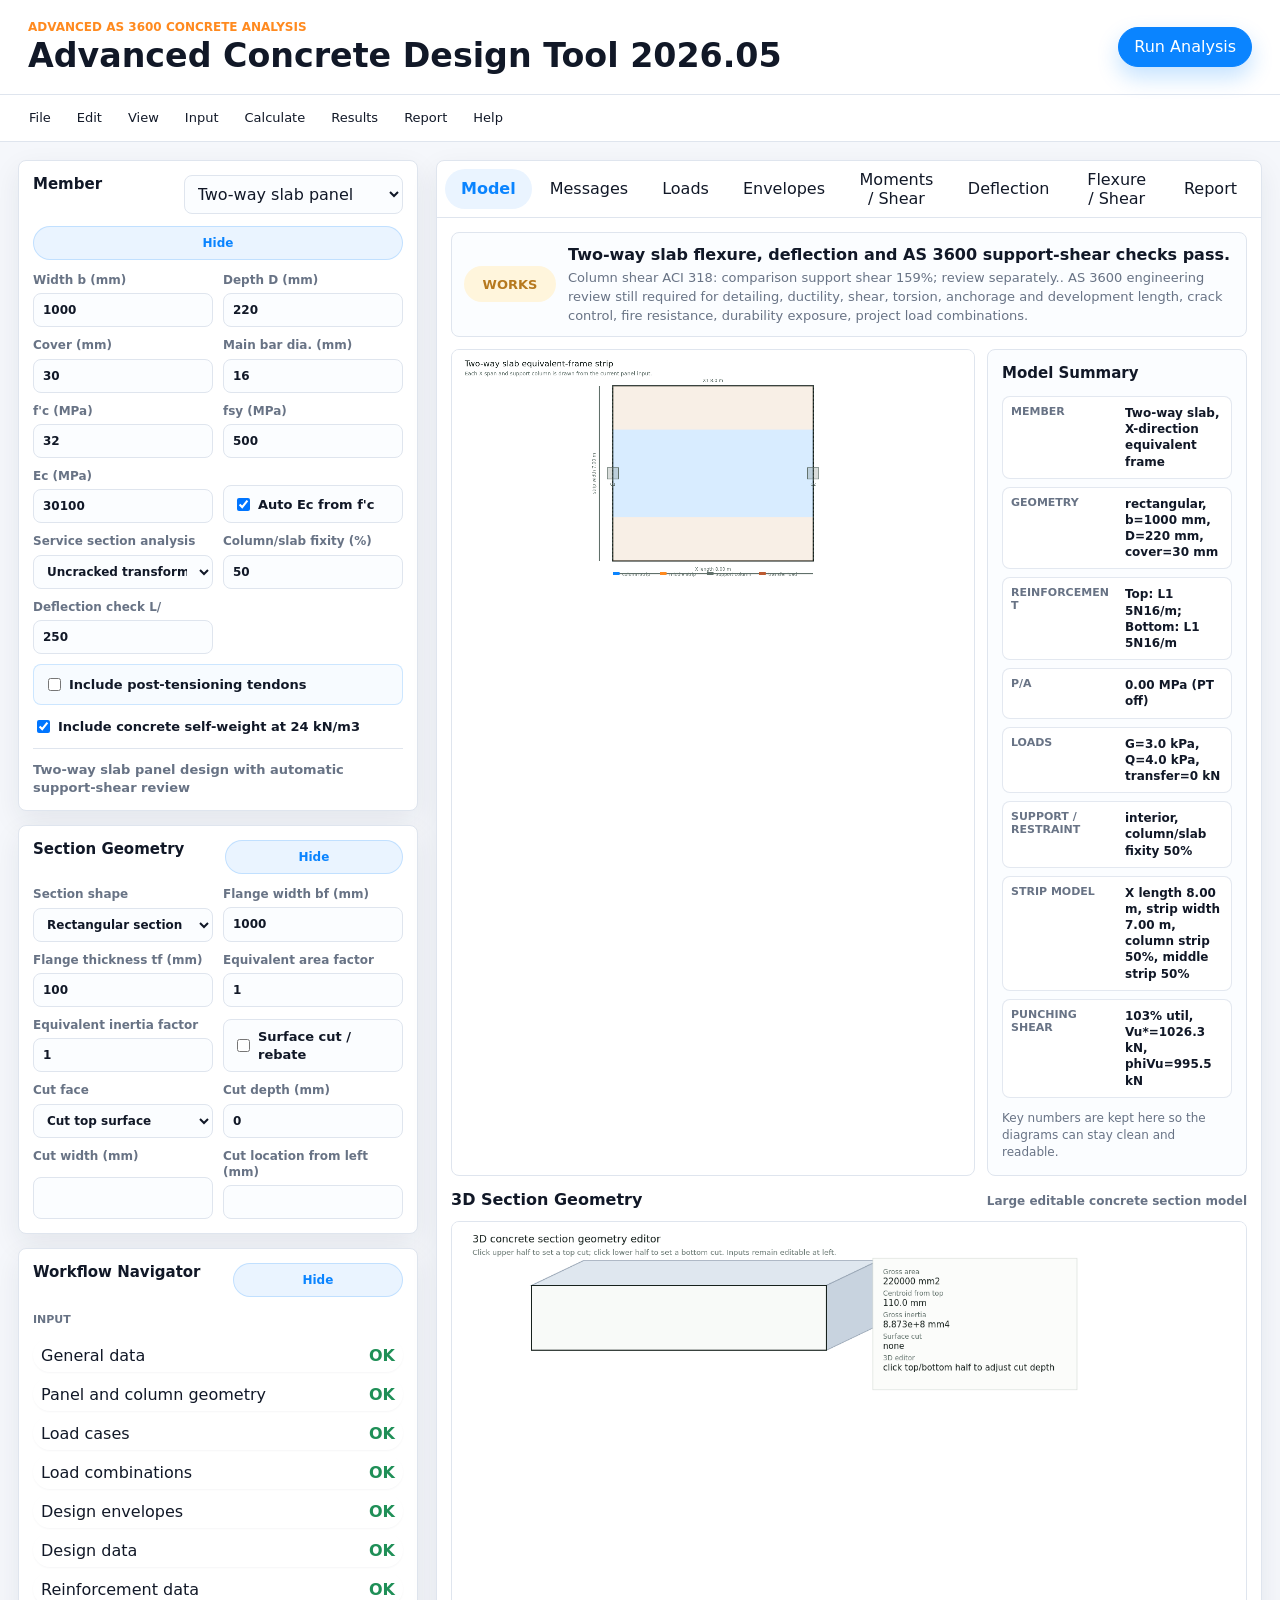
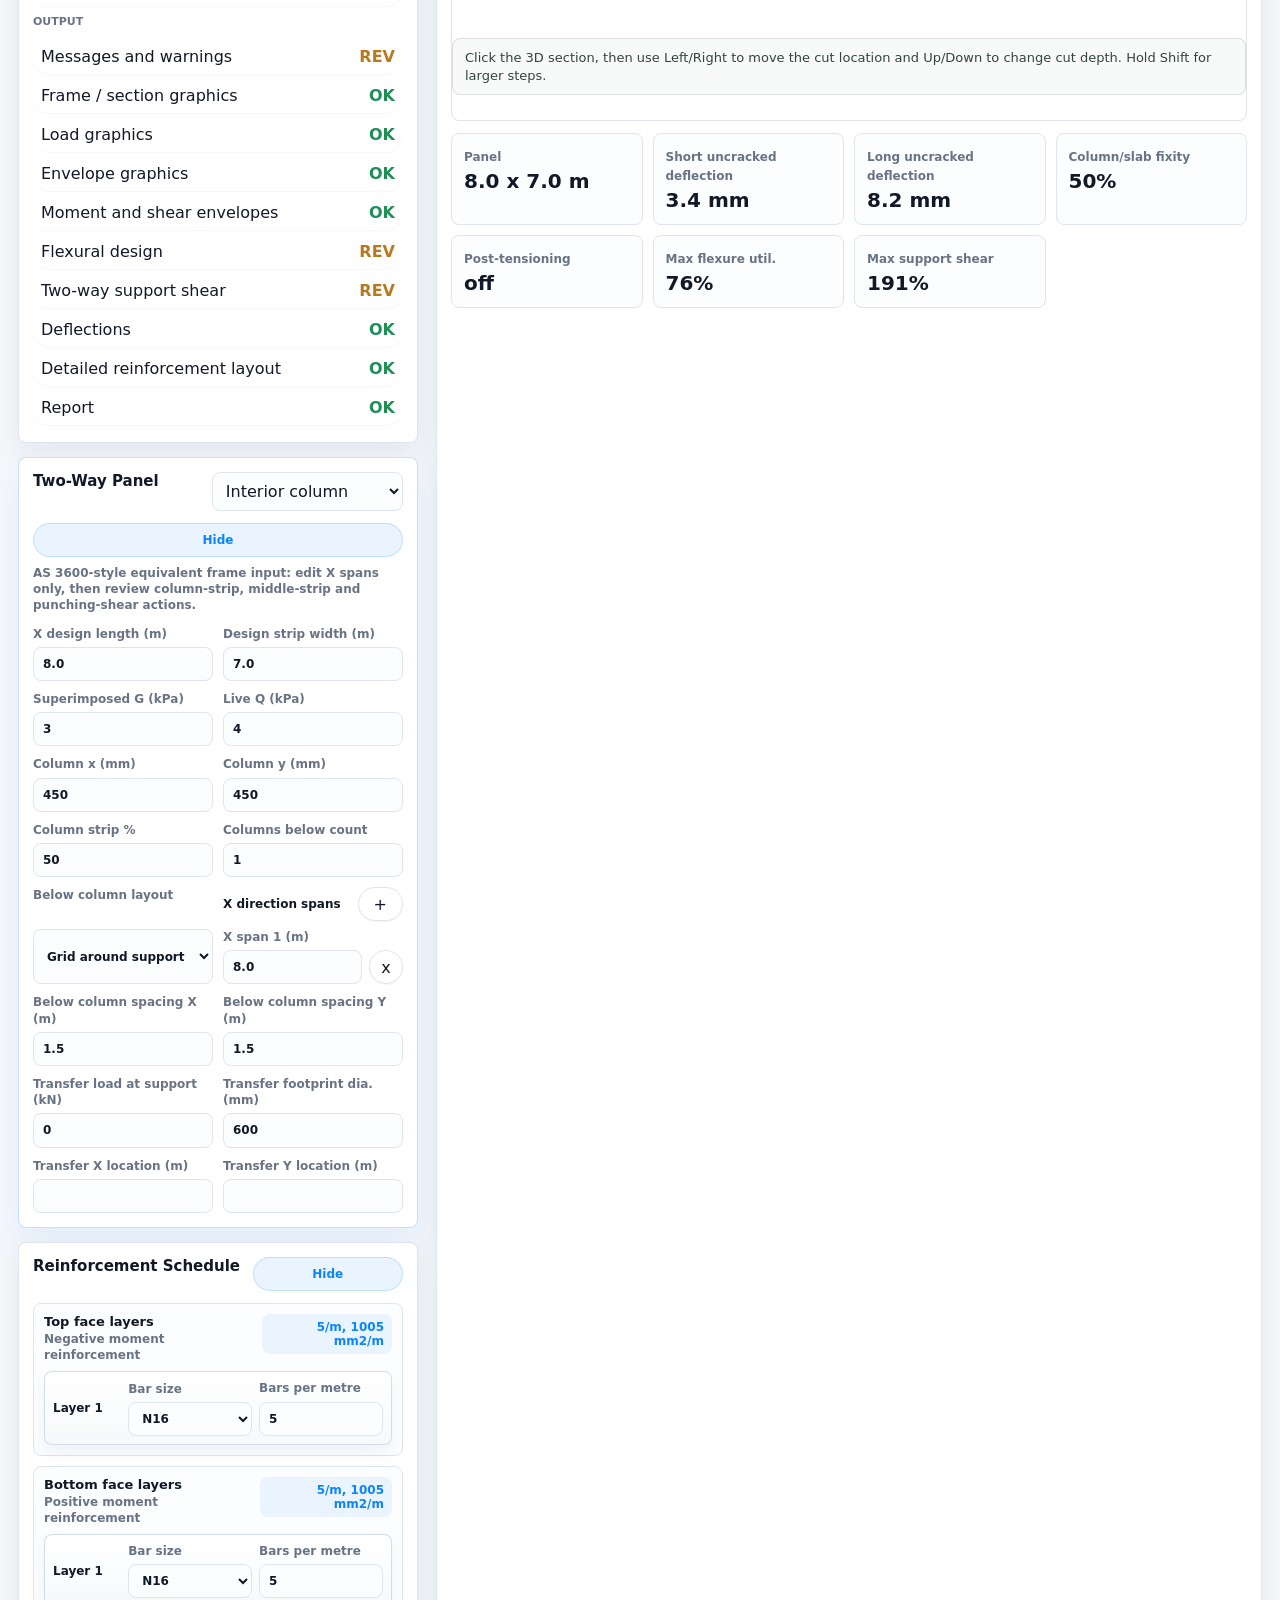
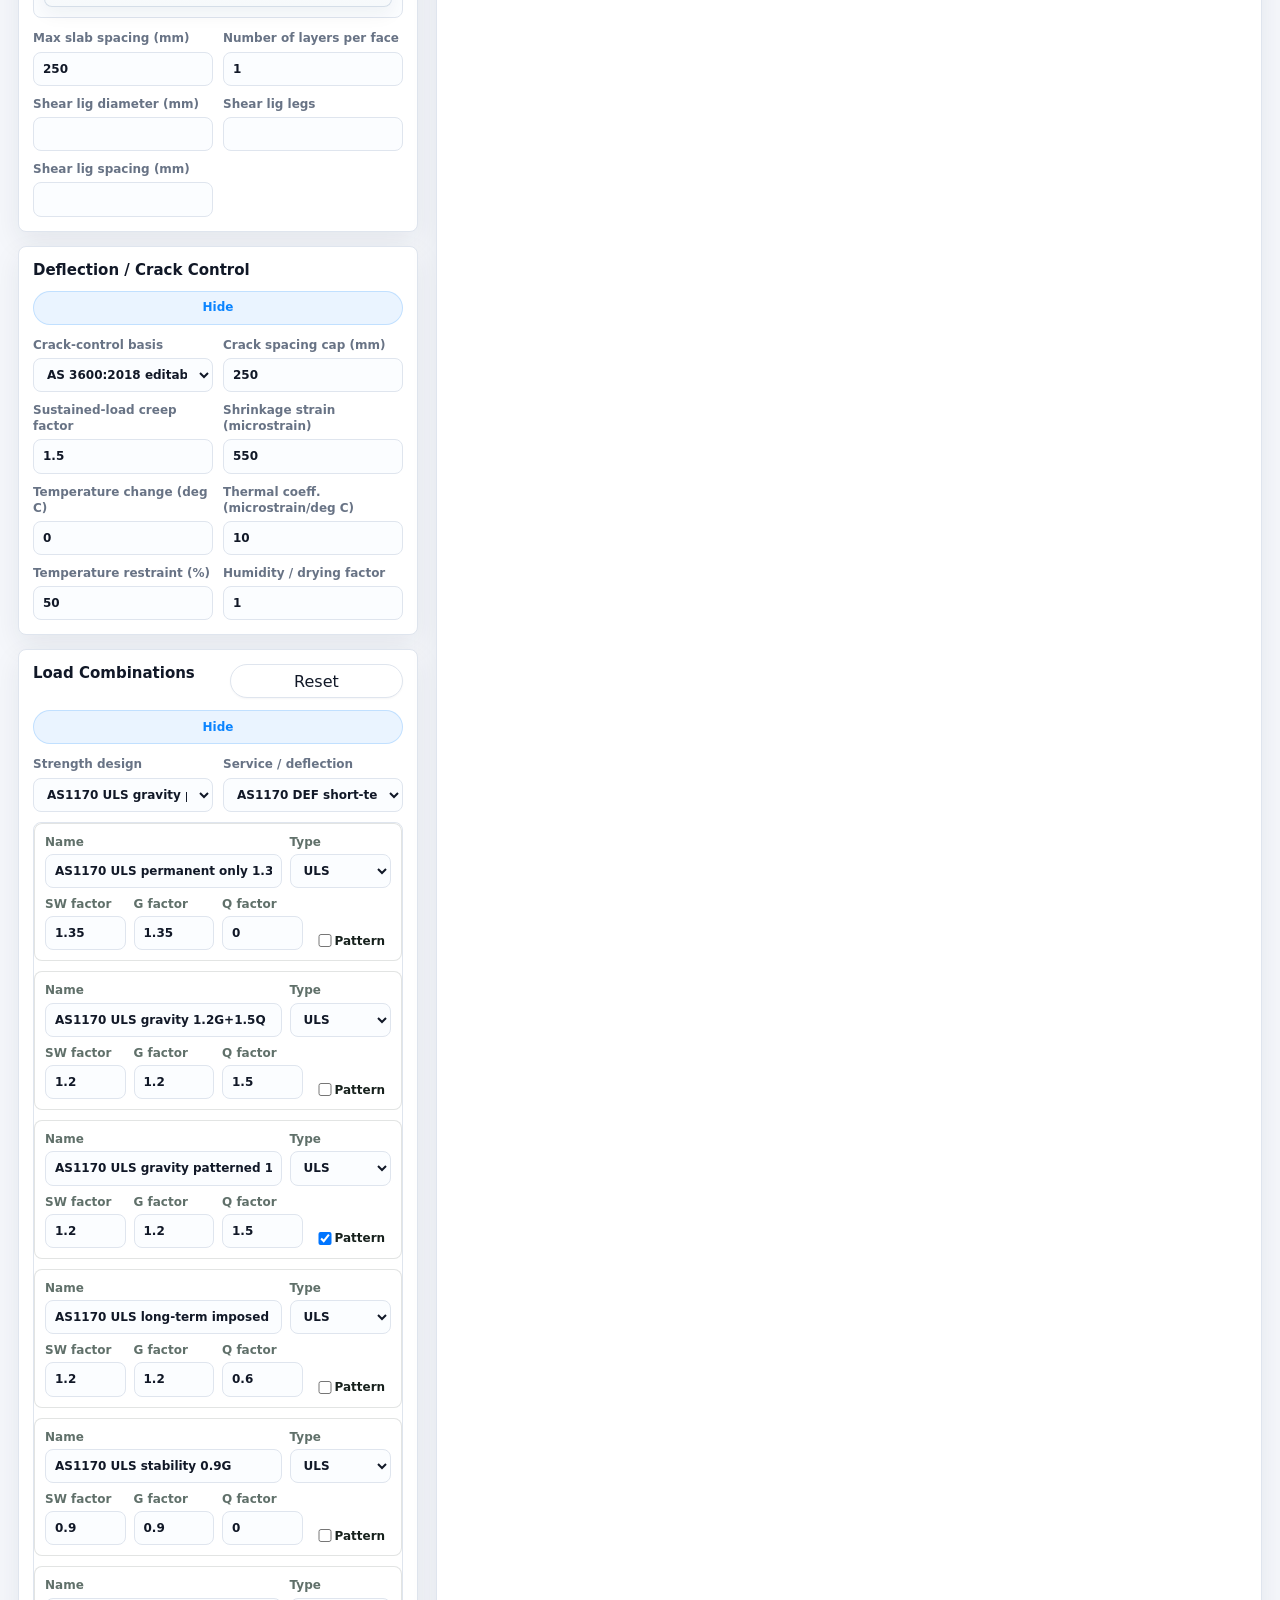
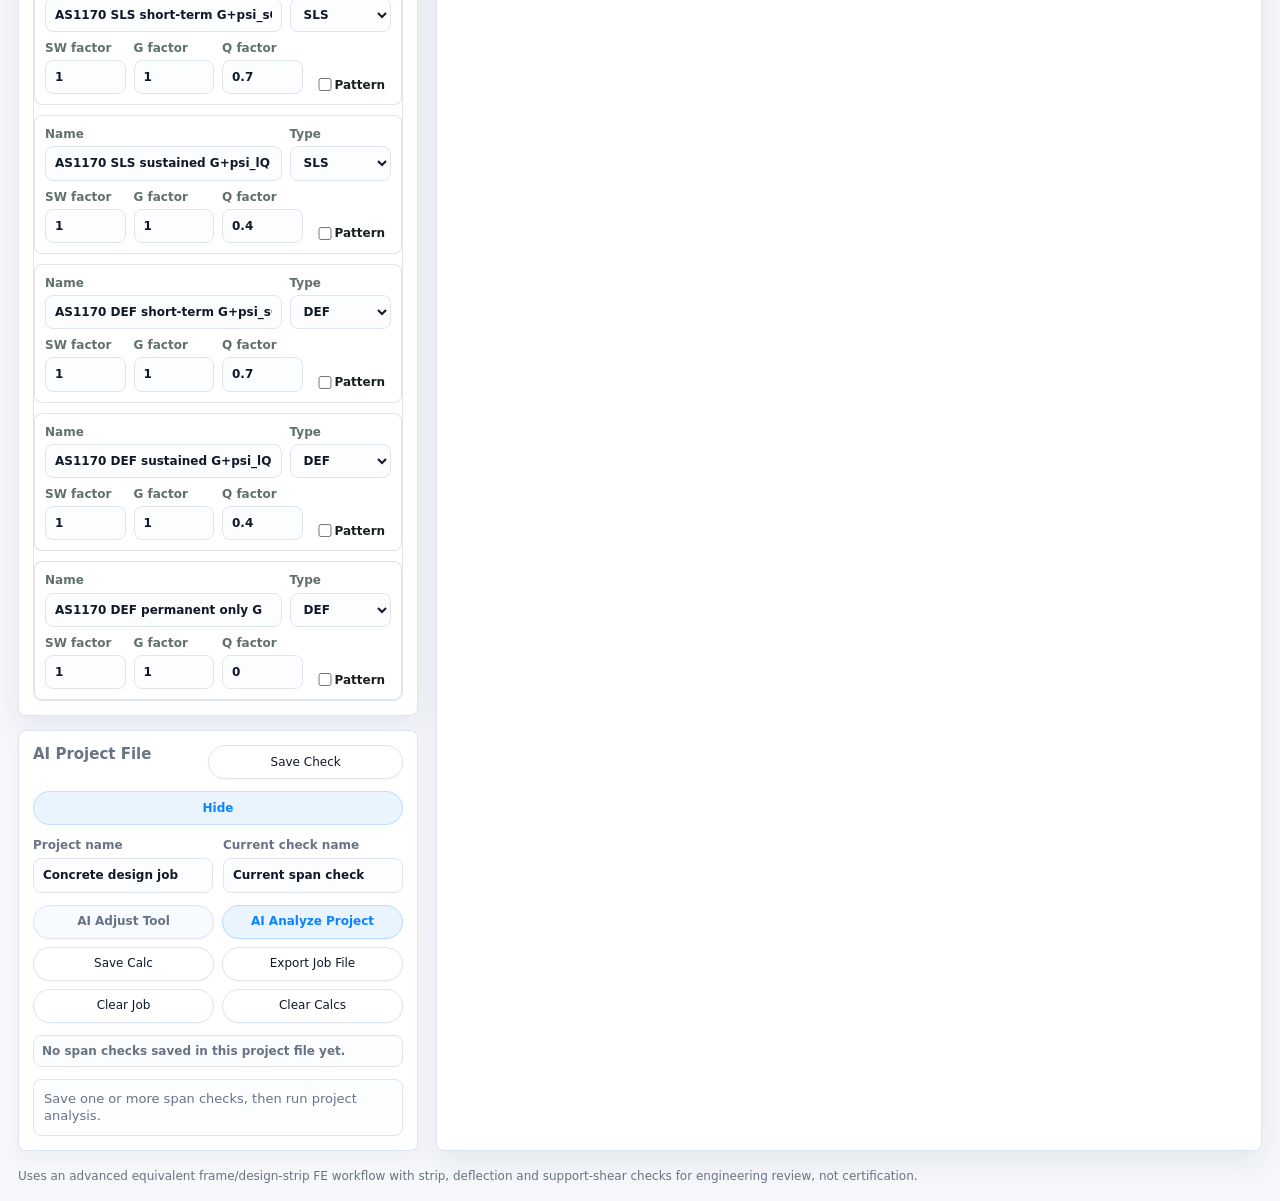
<file: latest-revision-20260527-working-link.html>
<!doctype html>
<html lang="en">
<head>
  <meta charset="utf-8" />
  <meta name="viewport" content="width=device-width, initial-scale=1" />
  <meta http-equiv="refresh" content="0; url=latest-revision-20260527-twoway-review.html?rev=9974eb54" />
  <title>Redirecting to latest revision</title>
</head>
<body>
  <p>Opening the latest revision. <a href="latest-revision-20260527-twoway-review.html?rev=9974eb54">Click here if it does not open automatically.</a></p>
  <script>location.replace('latest-revision-20260527-twoway-review.html?rev=9974eb54&t=' + Date.now());</script>
</body>
</html>
</file>
<file: styles.css>
:root {
  --bg: #f5f7fb;
  --panel: #ffffff;
  --ink: #111827;
  --muted: #687385;
  --line: #dfe5ee;
  --accent: #0a84ff;
  --accent-2: #ff8a1f;
  --ok: #1f8f57;
  --warn: #b7791f;
  --bad: #c62828;
  --soft-blue: #eaf4ff;
  --shadow: 0 10px 28px rgba(31, 42, 68, 0.08);
  font-family: Inter, ui-sans-serif, system-ui, -apple-system, BlinkMacSystemFont, "Segoe UI", sans-serif;
}

* {
  box-sizing: border-box;
}

body {
  margin: 0;
  color: var(--ink);
  background: var(--bg);
  min-height: 100vh;
}

[hidden] {
  display: none !important;
}

body[data-layout-mode="two-way"] [data-member-section="line"],
body[data-layout-mode="line"] [data-member-section="twoWay"] {
  display: none !important;
}

.member-layout-panel.active-layout {
  border-color: rgba(10, 132, 255, 0.24);
  box-shadow: 0 16px 34px rgba(10, 132, 255, 0.08);
}

.app-header {
  min-height: 88px;
  display: flex;
  align-items: center;
  justify-content: space-between;
  gap: 20px;
  padding: 20px 28px;
  border-bottom: 1px solid var(--line);
  background: #ffffff;
  position: sticky;
  top: 0;
  z-index: 10;
}

.eyebrow {
  margin: 0 0 4px;
  color: var(--accent-2);
  font-size: 12px;
  font-weight: 800;
  letter-spacing: 0;
  text-transform: uppercase;
}

h1,
h2 {
  margin: 0;
  letter-spacing: 0;
}

h1 {
  font-size: clamp(22px, 2.6vw, 34px);
  line-height: 1.08;
}

h2 {
  font-size: 15px;
}

button,
select,
input,
textarea {
  font: inherit;
}

button {
  height: 40px;
  border: 1px solid var(--line);
  border-radius: 999px;
  padding: 0 15px;
  color: var(--ink);
  background: #fff;
  cursor: pointer;
  box-shadow: 0 1px 2px rgba(17, 24, 39, 0.04);
  transition: transform 140ms ease, box-shadow 140ms ease, border-color 140ms ease, background 140ms ease;
}

button:hover {
  border-color: #b7c3d4;
  box-shadow: 0 5px 16px rgba(31, 42, 68, 0.11);
  transform: translateY(-1px);
}

button.primary {
  color: #fff;
  background: var(--accent);
  border-color: var(--accent);
  box-shadow: 0 10px 22px rgba(10, 132, 255, 0.24);
}

button.secondary {
  color: var(--accent);
  background: var(--soft-blue);
  border-color: #b9dcff;
  font-weight: 800;
}

.ai-button {
  color: var(--muted);
  background: #f7faff;
  border-color: var(--line);
  font-weight: 750;
}

.header-actions {
  display: flex;
  flex-wrap: wrap;
  justify-content: flex-end;
  gap: 10px;
}

.workspace {
  display: grid;
  grid-template-columns: minmax(330px, 400px) minmax(0, 1fr);
  gap: 18px;
  padding: 18px;
}

.menu-bar {
  display: flex;
  flex-wrap: wrap;
  gap: 4px;
  padding: 8px 18px;
  border-bottom: 1px solid var(--line);
  background: #ffffff;
  position: sticky;
  top: 89px;
  z-index: 9;
}

.menu-bar button {
  height: 30px;
  border-color: transparent;
  border-radius: 999px;
  padding: 0 10px;
  background: transparent;
  font-size: 13px;
  box-shadow: none;
}

.menu-bar button:hover {
  border-color: var(--line);
  background: var(--soft-blue);
}

.menu-dropdown {
  position: fixed;
  z-index: 40;
  width: min(280px, calc(100vw - 24px));
  padding: 8px;
  border: 1px solid var(--line);
  border-radius: 8px;
  background: #ffffff;
  box-shadow: 0 18px 36px rgba(31, 42, 68, 0.18);
}

.menu-dropdown-title {
  padding: 7px 9px 8px;
  color: var(--muted);
  font-size: 11px;
  font-weight: 900;
  text-transform: uppercase;
}

.menu-dropdown button {
  display: block;
  width: 100%;
  height: auto;
  min-height: 34px;
  margin: 1px 0;
  padding: 7px 9px;
  border: 0;
  border-radius: 8px;
  background: transparent;
  box-shadow: none;
  text-align: left;
  font-size: 13px;
}

.menu-dropdown button:hover {
  color: var(--accent);
  background: var(--soft-blue);
  transform: none;
}

.input-panel,
.output-panel {
  min-width: 0;
}

.input-panel {
  display: flex;
  flex-direction: column;
  gap: 14px;
}

section,
.output-panel {
  background: var(--panel);
  border: 1px solid var(--line);
  border-radius: 8px;
  box-shadow: var(--shadow);
}

.input-panel section {
  padding: 14px;
}

.section-title {
  display: flex;
  flex-wrap: wrap;
  justify-content: space-between;
  align-items: center;
  gap: 12px;
  margin-bottom: 12px;
}

.section-title h2 {
  flex: 1 1 auto;
  min-width: 0;
}

.section-title select {
  flex: 0 0 170px;
  width: 170px;
}

.compact-toggle {
  height: 30px;
  min-width: 64px;
  padding: 0 11px;
  border-color: rgba(10, 132, 255, 0.18);
  color: var(--accent);
  background: var(--soft-blue);
  font-size: 12px;
  font-weight: 850;
  box-shadow: none;
}

.input-toggle {
  flex: 0 0 auto;
}

.workflow-section {
  transition: padding 160ms ease, border-color 160ms ease, box-shadow 160ms ease;
}

.workflow-section.collapsed {
  padding-bottom: 8px;
  box-shadow: 0 8px 20px rgba(31, 42, 68, 0.05);
}

.workflow-section.collapsed .section-title {
  margin-bottom: 0;
}

.input-section-collapsed {
  padding-bottom: 8px !important;
  box-shadow: 0 8px 20px rgba(31, 42, 68, 0.05);
}

.input-section-collapsed .section-title {
  margin-bottom: 0;
}

.input-section-collapsed > :not(.section-title) {
  display: none !important;
}

.section-hint {
  margin: -4px 0 12px;
  color: var(--muted);
  font-size: 12px;
  font-weight: 650;
  line-height: 1.4;
}

.grid {
  display: grid;
  gap: 10px;
}

.grid.two {
  grid-template-columns: 1fr 1fr;
}

label {
  display: grid;
  gap: 5px;
  color: var(--muted);
  font-size: 12px;
  font-weight: 700;
}

input,
select,
textarea {
  width: 100%;
  border: 1px solid var(--line);
  border-radius: 8px;
  padding: 8px 9px;
  color: var(--ink);
  background: #fbfdff;
  transition: border-color 140ms ease, box-shadow 140ms ease, background 140ms ease;
}

input:focus,
select:focus,
textarea:focus {
  outline: 0;
  border-color: var(--accent);
  background: #fff;
  box-shadow: 0 0 0 3px rgba(10, 132, 255, 0.15);
}

input.invalid-input,
select.invalid-input {
  border-color: var(--bad);
  background: #fff1f0;
  box-shadow: 0 0 0 2px rgba(180, 35, 24, 0.14);
}

input.warn-input,
select.warn-input {
  border-color: var(--warn);
  background: #fff8e6;
  box-shadow: 0 0 0 2px rgba(161, 98, 7, 0.12);
}

input.ai-suggested,
select.ai-suggested {
  border-color: #f2b705;
  background: #fff7c7;
  box-shadow: 0 0 0 3px rgba(242, 183, 5, 0.2);
}

.ai-actions {
  display: grid;
  grid-template-columns: repeat(2, minmax(0, 1fr));
  gap: 8px;
  margin-top: 12px;
}

#aiProjectSection {
  order: 99;
  box-shadow: 0 8px 18px rgba(31, 42, 68, 0.04);
}

#aiProjectSection h2 {
  color: var(--muted);
}

#aiProjectSection button {
  height: 34px;
  font-size: 12px;
}

.project-check-list,
.ai-recommendations {
  margin-top: 12px;
  border: 1px solid var(--line);
  border-radius: 8px;
  background: #fbfdff;
}

.project-check-list {
  display: grid;
  gap: 6px;
  padding: 8px;
  color: var(--muted);
  font-size: 12px;
  font-weight: 700;
}

.project-check-item {
  display: grid;
  grid-template-columns: 1fr auto;
  gap: 8px;
  align-items: center;
  padding: 8px;
  border-radius: 8px;
  background: #fff;
}

.project-check-item b {
  color: var(--ink);
}

.project-check-item span {
  color: var(--muted);
}

.project-check-item.ok em,
.ai-recommendation.ok b {
  color: var(--ok);
}

.project-check-item.fail em,
.ai-recommendation.fail b {
  color: var(--bad);
}

.ai-recommendations {
  display: grid;
  gap: 8px;
  padding: 10px;
  color: var(--muted);
  font-size: 13px;
  line-height: 1.35;
}

.ai-recommendation {
  display: grid;
  gap: 3px;
  padding: 8px;
  border-radius: 8px;
  background: #fff;
}

.ai-recommendation b {
  color: var(--accent);
}

.check {
  grid-template-columns: auto 1fr;
  display: grid;
  align-items: center;
  margin-top: 12px;
  color: var(--ink);
  font-size: 13px;
  font-weight: 600;
}

.check input {
  width: auto;
}

.inline-check {
  align-self: end;
  min-height: 38px;
  margin-top: 0;
  padding: 8px 9px;
  border: 1px solid var(--line);
  border-radius: 8px;
  background: #fbfdff;
}

.geometry-actions {
  display: grid;
  grid-template-columns: auto 1fr;
  gap: 10px;
  align-items: center;
  margin-top: 12px;
  padding-top: 12px;
  border-top: 1px solid var(--line);
}

.geometry-actions span {
  color: var(--muted);
  font-size: 12px;
  font-weight: 700;
}

.rows {
  display: grid;
  gap: 8px;
}

.combo-selects {
  display: grid;
  grid-template-columns: 1fr 1fr;
  gap: 10px;
  margin-bottom: 10px;
}

.span-row {
  display: grid;
  grid-template-columns: 1fr 1fr 1fr 1.25fr 34px;
  gap: 7px;
  align-items: end;
}

.span-row button {
  width: 34px;
  padding: 0;
}

.fixity-heading {
  display: grid;
  gap: 2px;
  margin-top: 14px;
  padding-top: 12px;
  border-top: 1px solid var(--line);
}

.fixity-heading h3 {
  margin: 0;
  font-size: 13px;
}

.fixity-heading span {
  color: var(--muted);
  font-size: 12px;
  font-weight: 650;
}

.support-fixity-grid {
  display: grid;
  grid-template-columns: repeat(2, minmax(0, 1fr));
  gap: 8px;
  margin-top: 10px;
}

.pt-profile-heading {
  display: grid;
  gap: 2px;
  margin-top: 14px;
  padding-top: 12px;
  border-top: 1px solid var(--line);
}

.pt-profile-heading h3 {
  margin: 0;
  font-size: 13px;
}

.pt-profile-heading span {
  color: var(--muted);
  font-size: 12px;
  font-weight: 650;
  line-height: 1.35;
}

.pt-profile-grid {
  display: grid;
  grid-template-columns: repeat(2, minmax(0, 1fr));
  gap: 8px;
  margin-top: 10px;
}

.pt-profile-grid label {
  padding: 9px;
  border: 1px solid var(--line);
  border-radius: 8px;
  background: #fbfdff;
}

.pt-profile-grid small {
  color: var(--muted);
  font-size: 11px;
  font-weight: 700;
  line-height: 1.3;
}

.pt-tool-actions {
  display: grid;
  grid-template-columns: auto 1fr;
  gap: 10px;
  align-items: center;
  margin-top: 12px;
  padding-top: 12px;
  border-top: 1px solid var(--line);
}

.pt-tool-actions span {
  color: var(--muted);
  font-size: 12px;
  font-weight: 750;
  line-height: 1.35;
}

.pt-profile-summary {
  display: grid;
  grid-template-columns: repeat(2, minmax(0, 1fr));
  gap: 8px;
  margin-top: 10px;
}

.pt-profile-summary div {
  min-width: 0;
  padding: 10px;
  border: 1px solid rgba(10, 132, 255, 0.14);
  border-radius: 8px;
  background: #f7fbff;
}

.pt-profile-summary b {
  display: block;
  color: var(--ink);
  font-size: 13px;
  line-height: 1.25;
}

.pt-profile-summary span {
  display: block;
  margin-top: 3px;
  color: var(--muted);
  font-size: 11px;
  font-weight: 700;
  line-height: 1.3;
}

.member-actions {
  display: grid;
  grid-template-columns: 1fr auto;
  gap: 10px;
  align-items: center;
  margin-top: 12px;
  padding-top: 12px;
  border-top: 1px solid var(--line);
}

.member-actions span {
  color: var(--muted);
  font-size: 13px;
  font-weight: 700;
}

.reo-picker {
  display: grid;
  gap: 10px;
  margin-bottom: 12px;
}

.reo-group {
  display: grid;
  gap: 8px;
  padding: 10px;
  border: 1px solid var(--line);
  border-radius: 8px;
  background: #fbfdff;
}

.reo-group-head {
  display: flex;
  align-items: start;
  justify-content: space-between;
  gap: 12px;
}

.reo-group h3 {
  margin: 0;
  font-size: 13px;
}

.reo-group span {
  display: block;
  margin-top: 2px;
  color: var(--muted);
  font-size: 12px;
  font-weight: 650;
}

.reo-group-head b {
  min-width: 150px;
  padding: 6px 8px;
  border-radius: 8px;
  color: var(--accent);
  background: var(--soft-blue);
  font-size: 12px;
  text-align: right;
}

.reo-layer-rows {
  display: grid;
  gap: 7px;
}

.reo-layer-row {
  display: grid;
  grid-template-columns: 74px 1fr 1fr;
  gap: 7px;
  align-items: end;
  padding: 8px;
  border: 1px solid rgba(203, 214, 227, 0.8);
  border-radius: 8px;
  background: linear-gradient(180deg, #ffffff, #f6f9fb);
  box-shadow: inset 0 1px 0 rgba(255, 255, 255, 0.92), 0 8px 18px rgba(25, 43, 57, 0.05);
}

.reo-layer-row strong {
  align-self: center;
  color: var(--ink);
  font-size: 12px;
}

.reo-layer-row label {
  margin: 0;
}

.reo-settings {
  margin-top: 12px;
}

.bar-chip-grid {
  display: flex;
  flex-wrap: wrap;
  gap: 7px;
}

.bar-chip {
  height: 32px;
  min-width: 54px;
  padding: 0 11px;
  border-color: #cbd6e3;
  background: #fff;
  font-size: 13px;
  font-weight: 850;
}

.bar-chip.active {
  color: #fff;
  background: var(--accent);
  border-color: var(--accent);
  box-shadow: 0 8px 18px rgba(10, 132, 255, 0.2);
}

.tabs {
  display: flex;
  gap: 2px;
  padding: 8px;
  border-bottom: 1px solid var(--line);
}

.tab {
  border-color: transparent;
  background: transparent;
  box-shadow: none;
}

.tab.active {
  background: var(--soft-blue);
  color: var(--accent);
  font-weight: 800;
}

.view {
  display: none;
  padding: 14px;
}

.view.active {
  display: block;
}

.output-layout {
  display: grid;
  grid-template-columns: minmax(0, 1fr);
  gap: 14px;
}

#view-model .output-layout {
  grid-template-columns: minmax(0, 1fr);
}

.result-tree {
  border: 1px solid var(--line);
  border-radius: 8px;
  background: #fbfdff;
  padding: 10px;
  min-height: 300px;
}

.workflow-tree {
  display: grid;
  gap: 2px;
}

.tree-title {
  color: var(--muted);
  font-size: 11px;
  font-weight: 800;
  text-transform: uppercase;
  margin: 4px 0 8px;
}

.tree-item {
  display: block;
  width: 100%;
  height: auto;
  min-height: 30px;
  margin-bottom: 3px;
  padding: 6px 8px;
  border: 0;
  text-align: left;
  background: transparent;
  color: var(--ink);
}

.tree-item.active,
.tree-item:hover {
  background: var(--soft-blue);
  color: var(--accent);
}

.tree-item.done::after,
.tree-item.review::after,
.tree-item.fail::after {
  float: right;
  font-weight: 900;
}

.tree-item.done::after {
  content: "OK";
  color: var(--ok);
}

.tree-item.review::after {
  content: "REV";
  color: var(--warn);
}

.tree-item.fail::after {
  content: "FAIL";
  color: var(--bad);
}

.message-window {
  display: grid;
  gap: 8px;
}

.message-row {
  display: grid;
  grid-template-columns: 96px 1fr;
  gap: 12px;
  align-items: start;
  border: 1px solid var(--line);
  border-radius: 8px;
  padding: 10px 12px;
  background: #fbfdff;
}

.message-row b {
  font-size: 12px;
  text-transform: uppercase;
}

.message-row.info b {
  color: var(--accent);
}

.message-row.warn b {
  color: var(--warn);
}

.message-row.fail b {
  color: var(--bad);
}

.message-row span {
  color: var(--ink);
  font-size: 13px;
}

.canvas-wrap {
  width: 100%;
  overflow: hidden;
  border: 1px solid var(--line);
  border-radius: 8px;
  background: #fff;
}

.status-banner {
  display: grid;
  grid-template-columns: auto 1fr;
  gap: 12px;
  align-items: center;
  margin-bottom: 12px;
  border: 1px solid var(--line);
  border-radius: 8px;
  padding: 12px;
  background: #fbfdff;
}

.status-mark {
  display: inline-flex;
  align-items: center;
  justify-content: center;
  min-width: 92px;
  min-height: 36px;
  border-radius: 999px;
  font-weight: 900;
  font-size: 13px;
}

.status-banner.pass .status-mark {
  color: var(--ok);
  background: #e8f8ef;
}

.status-banner.fail .status-mark {
  color: var(--bad);
  background: #fee4e2;
}

.status-banner.review .status-mark {
  color: var(--warn);
  background: #fff5dc;
}

.status-copy b {
  display: block;
  margin-bottom: 3px;
}

.status-copy span {
  color: var(--muted);
  font-size: 13px;
}

.canvas-wrap.tall {
  min-height: 590px;
}

.model-canvas-wrap {
  min-height: 320px;
}

.section-canvas {
  min-height: 280px;
}

.input-section-canvas {
  margin-top: 12px;
  min-height: 220px;
}

.geometry-canvas {
  margin-top: 12px;
  min-height: 320px;
  cursor: grab;
}

.model-geometry-canvas {
  min-height: 500px;
}

.model-pt-canvas {
  min-height: 430px;
}

.model-pt-canvas canvas {
  min-height: 360px;
}

.model-subhead {
  display: flex;
  align-items: baseline;
  justify-content: space-between;
  gap: 12px;
  margin: 14px 0 8px;
}

.model-subhead h3 {
  margin: 0;
  font-size: 16px;
}

.model-subhead span {
  color: var(--muted);
  font-size: 12px;
  font-weight: 700;
}

.geometry-canvas:active {
  cursor: grabbing;
}

.pt-profile-canvas {
  margin-top: 12px;
  min-height: 260px;
  cursor: crosshair;
}

.span-editor {
  display: grid;
  gap: 8px;
}

.span-editor-head {
  display: flex;
  align-items: center;
  justify-content: space-between;
  gap: 8px;
}

.span-editor-head h3 {
  margin: 0;
  font-size: 12px;
  color: var(--ink);
}

.compact-rows {
  gap: 6px;
}

.compact-span-row {
  grid-template-columns: 1fr 42px;
}

.loads-canvas {
  margin-bottom: 12px;
  min-height: 260px;
}

.design-stack {
  display: grid;
  gap: 12px;
}

canvas {
  display: block;
  width: 100%;
  height: auto;
}

.summary-grid {
  display: grid;
  grid-template-columns: repeat(4, minmax(0, 1fr));
  gap: 10px;
  margin-top: 12px;
}

.metric {
  border: 1px solid var(--line);
  border-radius: 8px;
  padding: 12px;
  background: #fbfdff;
}

.metric b {
  display: block;
  font-size: 20px;
  margin-top: 4px;
}

.metric span {
  color: var(--muted);
  font-size: 12px;
  font-weight: 700;
}

.table-wrap {
  overflow: auto;
  border: 1px solid var(--line);
  border-radius: 8px;
}

.envelope-table {
  margin-top: 12px;
}

.mini-table {
  overflow: auto;
  border: 1px solid var(--line);
  border-radius: 8px;
}

table {
  width: 100%;
  min-width: 860px;
  border-collapse: collapse;
  background: #fff;
}

.mini-table table {
  min-width: 520px;
}

th,
td {
  padding: 10px;
  border-bottom: 1px solid var(--line);
  text-align: left;
  font-size: 13px;
}

td input,
td select {
  min-width: 72px;
  padding: 6px 7px;
}

th {
  color: var(--muted);
  background: #f7faff;
  font-size: 12px;
  text-transform: uppercase;
  letter-spacing: 0;
}

tr:last-child td {
  border-bottom: 0;
}

.pill {
  display: inline-flex;
  align-items: center;
  min-width: 56px;
  justify-content: center;
  border-radius: 999px;
  padding: 3px 8px;
  font-weight: 800;
}

.ok {
  color: var(--ok);
  background: #e8f8ef;
}

.warn {
  color: var(--warn);
  background: #fff5dc;
}

.bad {
  color: var(--bad);
  background: #fee4e2;
}

textarea#report {
  min-height: 600px;
  resize: vertical;
  font-family: ui-monospace, SFMono-Regular, Menlo, Consolas, monospace;
  font-size: 12px;
  line-height: 1.5;
}

footer {
  padding: 0 18px 18px;
  color: var(--muted);
  font-size: 12px;
}

@media (max-width: 900px) {
  .app-header,
  .workspace {
    grid-template-columns: 1fr;
  }

  .app-header {
    align-items: flex-start;
    flex-direction: column;
    position: static;
  }

  .menu-bar {
    top: 0;
  }

  .workspace {
    display: flex;
    flex-direction: column;
    padding: 12px;
  }

  .summary-grid,
  .grid.two,
  .support-fixity-grid,
  .pt-profile-grid,
  .pt-profile-summary,
  .output-layout,
  #view-model .output-layout {
    grid-template-columns: 1fr;
  }
}

@media (max-width: 560px) {
  .summary-grid,
  .grid.two,
  .combo-selects,
  .output-layout,
  .support-fixity-grid,
  .pt-profile-grid,
  .pt-profile-summary,
  .pt-tool-actions,
  .reo-layer-row,
  .span-row {
    grid-template-columns: 1fr;
  }

  .span-row button {
    width: 100%;
  }

  .member-actions {
    grid-template-columns: 1fr;
  }

  .geometry-actions {
    grid-template-columns: 1fr;
  }

  .ai-actions {
    grid-template-columns: 1fr;
  }
}
</file>
<file: model-cleanup.css>
.compat-control {
  display: none !important;
}

.pt-member-toggle {
  margin-top: 10px;
  padding: 10px;
  border: 1px solid rgba(10, 132, 255, 0.18);
  border-radius: 8px;
  background: #f7fbff;
}

.model-main-column {
  min-width: 0;
}

.model-overview-grid {
  display: grid;
  grid-template-columns: minmax(0, 1.65fr) minmax(260px, 0.8fr);
  gap: 12px;
  align-items: stretch;
}

.model-info-panel,
.punching-shear-panel {
  min-width: 0;
  border: 1px solid var(--line);
  border-radius: 8px;
  padding: 14px;
  background: #fbfdff;
}

.model-info-panel {
  display: grid;
  align-content: start;
  gap: 10px;
}

.model-info-panel h3,
.punching-shear-panel h3 {
  margin: 0 0 4px;
  font-size: 15px;
}

.model-info-list {
  display: grid;
  gap: 8px;
}

.model-info-row {
  display: grid;
  grid-template-columns: minmax(105px, 0.42fr) minmax(0, 1fr);
  gap: 9px;
  padding: 8px;
  border: 1px solid rgba(223, 229, 238, 0.86);
  border-radius: 8px;
  background: #fff;
}

.model-info-row span,
.punching-shear-grid span {
  color: var(--muted);
  font-size: 11px;
  font-weight: 850;
  text-transform: uppercase;
}

.model-info-row b {
  color: var(--ink);
  font-size: 12px;
  line-height: 1.35;
}

.model-info-note {
  margin: 2px 0 0;
  color: var(--muted);
  font-size: 12px;
  line-height: 1.42;
}

.punching-shear-panel {
  display: grid;
  gap: 10px;
  margin-top: 12px;
}

.punching-shear-grid {
  display: grid;
  grid-template-columns: repeat(3, minmax(0, 1fr));
  gap: 8px;
}

.punching-shear-grid div {
  padding: 10px;
  border: 1px solid rgba(223, 229, 238, 0.86);
  border-radius: 8px;
  background: #fff;
}

.punching-shear-grid span {
  display: block;
}

.punching-shear-grid b {
  display: block;
  margin-top: 4px;
  font-size: 16px;
}

body:not(.pt-enabled) #ptProfileSection,
body:not(.pt-enabled) #postTensioningSection,
body:not(.pt-enabled) .model-pt-canvas,
body:not(.pt-enabled) .model-pt-heading {
  display: none !important;
}

.right-side-diagram {
  margin-top: 0;
  min-height: 380px;
}

.input-category-panel {
  display: grid;
  gap: 8px;
  width: min(360px, calc(100vw - 24px));
}

.input-category-panel button {
  display: grid;
  grid-template-columns: 1fr auto;
  gap: 8px;
  width: 100%;
}

.input-category-panel small {
  color: var(--muted);
  font-size: 11px;
  font-weight: 700;
}

.model-subhead.model-pt-heading {
  margin-top: 18px;
}

@media (max-width: 900px) {
  .model-overview-grid,
  .punching-shear-grid {
    grid-template-columns: 1fr;
  }
}
</file>
<file: input-polish.css>
.input-panel,
.input-panel * {
  min-width: 0;
}

.input-panel label,
.input-panel .section-hint,
.input-panel .line-transfer-note,
.input-panel .fixity-heading span,
.input-panel .member-actions span,
.input-panel .pt-profile-heading span,
.input-panel .pt-profile-summary,
.input-panel .reo-group span,
.input-panel .project-check-item span,
.input-panel .ai-recommendations,
.input-panel .workflow-tree {
  max-width: 100%;
  overflow-wrap: anywhere;
  word-break: normal;
  line-height: 1.35;
}

.input-panel input,
.input-panel select,
.input-panel textarea {
  max-width: 100%;
  min-width: 0;
}

.input-panel button {
  max-width: 100%;
  min-width: 0;
  height: auto;
  min-height: 34px;
  white-space: normal;
  overflow-wrap: anywhere;
  line-height: 1.2;
}

.input-panel .grid.two,
.input-panel .combo-selects,
.input-panel .support-fixity-grid,
.input-panel .pt-profile-grid,
.input-panel .pt-profile-summary,
.input-panel .ai-actions,
.input-panel .reo-settings {
  grid-template-columns: repeat(2, minmax(0, 1fr));
}

.input-panel .section-title {
  align-items: start;
}

.input-panel .section-title h2 {
  overflow-wrap: anywhere;
}

.input-panel .section-title select,
.input-panel .section-title button {
  flex: 1 1 150px;
  width: auto;
}

.input-panel .check {
  grid-template-columns: auto minmax(0, 1fr);
}

.span-row {
  grid-template-columns: repeat(4, minmax(0, 1fr)) minmax(34px, auto);
}

.span-row button {
  width: 100%;
  min-width: 34px;
}

.compact-span-row {
  grid-template-columns: minmax(0, 1fr) minmax(34px, auto);
}

.reo-group-head {
  min-width: 0;
}

.reo-group-head > div {
  min-width: 0;
}

.reo-group-head b {
  min-width: 0;
  max-width: 45%;
  overflow-wrap: anywhere;
}

.reo-layer-row {
  grid-template-columns: minmax(48px, 0.55fr) minmax(0, 1fr) minmax(0, 1fr);
}

.input-category-panel {
  width: min(380px, calc(100vw - 24px));
}

.input-category-panel button {
  grid-template-columns: minmax(0, 1fr);
}

.input-category-panel small {
  white-space: normal;
  overflow-wrap: anywhere;
}

@media (max-width: 760px) {
  .input-panel .grid.two,
  .input-panel .combo-selects,
  .input-panel .support-fixity-grid,
  .input-panel .pt-profile-grid,
  .input-panel .pt-profile-summary,
  .input-panel .ai-actions,
  .input-panel .reo-settings,
  .span-row,
  .compact-span-row,
  .reo-layer-row {
    grid-template-columns: 1fr;
  }

  .input-panel .section-title {
    display: grid;
    grid-template-columns: 1fr;
  }

  .input-panel .section-title select,
  .input-panel .section-title button,
  .reo-group-head b {
    width: 100%;
    max-width: 100%;
  }

  .reo-group-head {
    display: grid;
    grid-template-columns: 1fr;
  }
}
</file>
